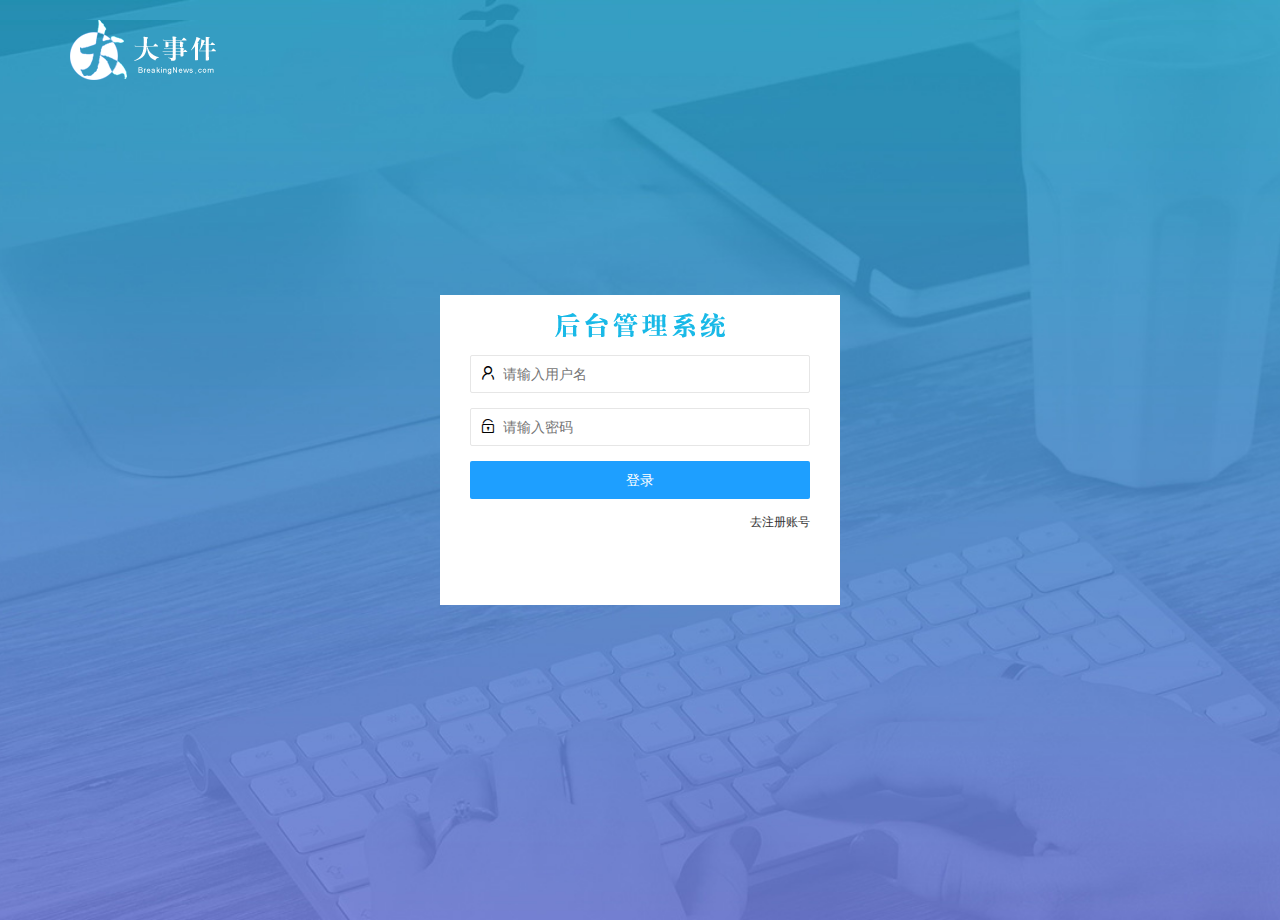
<file: login.html>
<!DOCTYPE html>
<html lang="en">

<head>
    <meta charset="UTF-8">
    <meta name="viewport" content="width=device-width, initial-scale=1.0">
    <title>登录/注册页面</title>
    <!-- 引入layui样式 -->
    <link rel="stylesheet" href="/assets/lib/layui/css/layui.css" />
    <!-- 引入自己的css样式 -->
    <link rel="stylesheet" href="/assets/css/login.css" />
</head>

<body>
    <!-- 顶部logo区域 -->
    <div class="layui-main header">
        <img src="/assets/images/logo.png" alt="">
    </div>
    <!-- 登录注册区 -->
    <div class="loginAndRegBox">
        <!-- 1.标题 -->
        <div class="titleBox"></div>
        <!-- 2.登录盒子 -->
        <div class="loginBox">
            <!-- 登录表单 -->
            <form class="layui-form" id="form_login">
                <!-- 用户名 -->
                <div class="layui-form-item">
                    <i class="layui-icon layui-icon-username"></i>
                    <input type="text" name="username" required lay-verify="required" placeholder="请输入用户名" autocomplete="off" class="layui-input">
                </div>
                <!-- 密码 -->
                <div class="layui-form-item">
                    <i class="layui-icon layui-icon-password"></i>
                    <input type="text" name="password" required lay-verify="required|pwd" placeholder="请输入密码" autocomplete="off" class="layui-input">
                </div>
                <!-- 按钮 -->
                <div class="layui-form-item">
                    <button type="submit" class="layui-btn layui-btn-normal layui-btn-fluid" lay-sumbit>登录</button>
                </div>
                <div class="layui-form-item links">
                    <a href="javascript:;" id="link_reg">去注册账号</a>
                </div>
            </form>
        </div>
        <!-- 3.注册盒子 -->
        <div class="regBox" style="display: none;">
            <!-- 注册表单 -->
            <form class="layui-form" id="form_reg">
                <!-- 用户名 -->
                <div class="layui-form-item">
                    <i class="layui-icon layui-icon-username"></i>
                    <input type="text" name="username" required lay-verify="required" placeholder="请输入用户名" autocomplete="off" class="layui-input">
                </div>
                <!-- 密码 -->
                <div class="layui-form-item">
                    <i class="layui-icon layui-icon-password"></i>
                    <input type="text" name="password" required lay-verify="required|pwd" placeholder="请输入密码" autocomplete="off" class="layui-input">
                </div>
                <!-- 确认密码 -->
                <div class="layui-form-item">
                    <i class="layui-icon layui-icon-password"></i>
                    <input type="text" name="repassword" required lay-verify="required|pwd|repwd" placeholder="再次确认密码" autocomplete="off" class="layui-input">
                </div>
                <!-- 注册按钮 -->
                <div class="layui-form-item">
                    <button type="submit" class="layui-btn layui-btn-normal layui-btn-fluid" lay-sumbit>注册</button>
                </div>
                <div class="layui-form-item links">
                    <a href="javascript:;" id="link_login">去登录</a>
                </div>
            </form>
        </div>
    </div>

    <script src="/assets/lib/layui/layui.all.js"></script>
    <!-- 引入jQuery -->
    <script src="/assets/lib/jquery.js"></script>
    <script src="/assets/js/baseAPI.js"></script>
    <!-- 引入自己的当前页面的js脚本 -->
    <script src="/assets/js/login.js"></script>
</body>

</html>
</file>
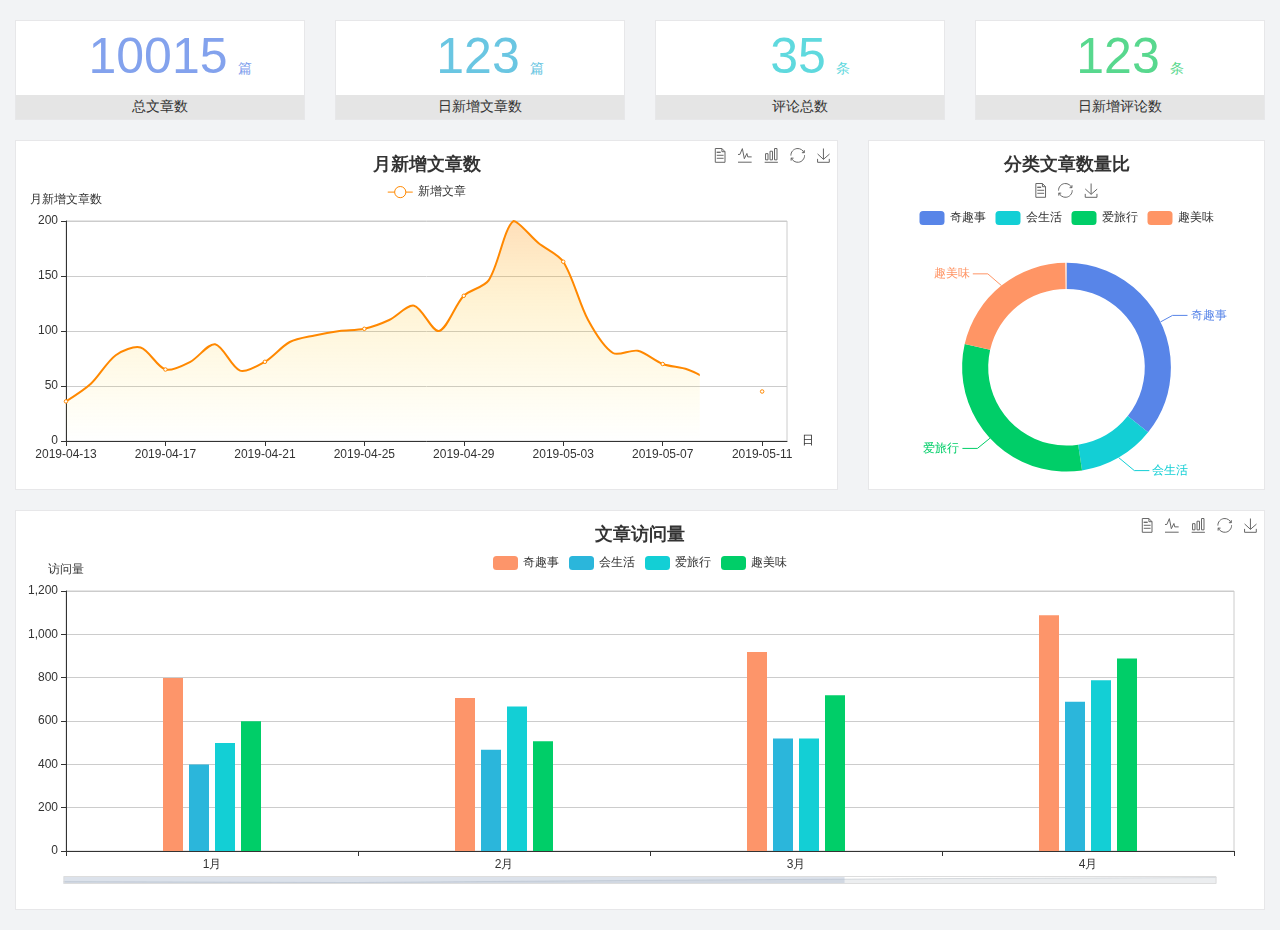
<file: home/dashboard.html>
<!DOCTYPE html>
<html lang="en">

<head>
  <meta charset="UTF-8">
  <meta name="viewport" content="width=device-width, initial-scale=1.0">
  <meta http-equiv="X-UA-Compatible" content="ie=edge">
  <title>图表统计</title>
  <link rel="stylesheet" href="../assets/lib/bootstrap.css" />
  <link rel="stylesheet" href="../assets/lib/main.css" />
  <script src="../assets/lib/jquery.js"></script>
  <script type="text/javascript" src="../assets/lib/echarts.min.js"></script>
</head>

<body>
  <div class="container-fluid">
    <div class="row spannel_list">
      <div class="col-sm-3 col-xs-6">
        <div class="spannel">
          <em>10015</em><span>篇</span>
          <b>总文章数</b>
        </div>
      </div>
      <div class="col-sm-3 col-xs-6">
        <div class="spannel scolor01">
          <em>123</em><span>篇</span>
          <b>日新增文章数</b>
        </div>
      </div>
      <div class="col-sm-3 col-xs-6">
        <div class="spannel scolor02">
          <em>35</em><span>条</span>
          <b>评论总数</b>
        </div>
      </div>
      <div class="col-sm-3 col-xs-6">
        <div class="spannel scolor03">
          <em>123</em><span>条</span>
          <b>日新增评论数</b>
        </div>
      </div>
    </div>
  </div>

  <div class="container-fluid">
    <div class="row curve-pie">
      <div class="col-lg-8 col-md-8">
        <div class="gragh_pannel" id="curve_show"></div>
      </div>
      <div class="col-lg-4 col-md-4">
        <div class="gragh_pannel" id="pie_show"></div>
      </div>
    </div>
  </div>

  <div class="container-fluid">
    <div class="column_pannel" id="column_show"></div>
  </div>

  <script>
    var oChart = echarts.init(document.getElementById('curve_show'));
    var aList_all = [
      { 'count': 36, 'date': '2019-04-13' },
      { 'count': 52, 'date': '2019-04-14' },
      { 'count': 78, 'date': '2019-04-15' },
      { 'count': 85, 'date': '2019-04-16' },
      { 'count': 65, 'date': '2019-04-17' },
      { 'count': 72, 'date': '2019-04-18' },
      { 'count': 88, 'date': '2019-04-19' },
      { 'count': 64, 'date': '2019-04-20' },
      { 'count': 72, 'date': '2019-04-21' },
      { 'count': 90, 'date': '2019-04-22' },
      { 'count': 96, 'date': '2019-04-23' },
      { 'count': 100, 'date': '2019-04-24' },
      { 'count': 102, 'date': '2019-04-25' },
      { 'count': 110, 'date': '2019-04-26' },
      { 'count': 123, 'date': '2019-04-27' },
      { 'count': 100, 'date': '2019-04-28' },
      { 'count': 132, 'date': '2019-04-29' },
      { 'count': 146, 'date': '2019-04-30' },
      { 'count': 200, 'date': '2019-05-01' },
      { 'count': 180, 'date': '2019-05-02' },
      { 'count': 163, 'date': '2019-05-03' },
      { 'count': 110, 'date': '2019-05-04' },
      { 'count': 80, 'date': '2019-05-05' },
      { 'count': 82, 'date': '2019-05-06' },
      { 'count': 70, 'date': '2019-05-07' },
      { 'count': 65, 'date': '2019-05-08' },
      { 'count': 54, 'date': '2019-05-09' },
      { 'count': 40, 'date': '2019-05-10' },
      { 'count': 45, 'date': '2019-05-11' },
      { 'count': 38, 'date': '2019-05-12' },
    ];

    let aCount = [];
    let aDate = [];

    for (var i = 0; i < aList_all.length; i++) {
      aCount.push(aList_all[i].count);
      aDate.push(aList_all[i].date);
    }

    var chartopt = {
      title: {
        text: '月新增文章数',
        left: 'center',
        top: '10'
      },
      tooltip: {
        trigger: 'axis'
      },
      legend: {
        data: ['新增文章'],
        top: '40'
      },
      toolbox: {
        show: true,
        feature: {
          mark: { show: true },
          dataView: { show: true, readOnly: false },
          magicType: { show: true, type: ['line', 'bar'] },
          restore: { show: true },
          saveAsImage: { show: true }
        }
      },
      calculable: true,
      xAxis: [
        {
          name: '日',
          type: 'category',
          boundaryGap: false,
          data: aDate
        }
      ],
      yAxis: [
        {
          name: '月新增文章数',
          type: 'value'
        }
      ],
      series: [
        {
          name: '新增文章',
          type: 'line',
          smooth: true,
          itemStyle: { normal: { areaStyle: { type: 'default' }, color: '#f80' }, lineStyle: { color: '#f80' } },
          data: aCount
        }],
      areaStyle: {
        normal: {
          color: new echarts.graphic.LinearGradient(0, 0, 0, 1, [{
            offset: 0,
            color: 'rgba(255,136,0,0.39)'
          }, {
            offset: .34,
            color: 'rgba(255,180,0,0.25)'
          }, {
            offset: 1,
            color: 'rgba(255,222,0,0.00)'
          }])

        }
      },
      grid: {
        show: true,
        x: 50,
        x2: 50,
        y: 80,
        height: 220
      }
    };

    oChart.setOption(chartopt);


    var oPie = echarts.init(document.getElementById('pie_show'));
    var oPieopt =
    {
      title: {
        top: 10,
        text: '分类文章数量比',
        x: 'center'
      },
      tooltip: {
        trigger: 'item',
        formatter: "{a} <br/>{b} : {c} ({d}%)"
      },
      color: ['#5885e8', '#13cfd5', '#00ce68', '#ff9565'],
      legend: {
        x: 'center',
        top: 65,
        data: ['奇趣事', '会生活', '爱旅行', '趣美味']
      },
      toolbox: {
        show: true,
        x: 'center',
        top: 35,
        feature: {
          mark: { show: true },
          dataView: { show: true, readOnly: false },
          magicType: {
            show: true,
            type: ['pie', 'funnel'],
            option: {
              funnel: {
                x: '25%',
                width: '50%',
                funnelAlign: 'left',
                max: 1548
              }
            }
          },
          restore: { show: true },
          saveAsImage: { show: true }
        }
      },
      calculable: true,
      series: [
        {
          name: '访问来源',
          type: 'pie',
          radius: ['45%', '60%'],
          center: ['50%', '65%'],
          data: [
            { value: 300, name: '奇趣事' },
            { value: 100, name: '会生活' },
            { value: 260, name: '爱旅行' },
            { value: 180, name: '趣美味' }
          ]
        }
      ]
    };
    oPie.setOption(oPieopt);



    var oColumn = this.echarts.init(document.getElementById('column_show'));
    var oColumnopt =
    {
      title: {
        text: '文章访问量',
        left: 'center',
        top: '10'
      },
      tooltip: {
        trigger: 'axis'
      },
      legend: {
        data: ['奇趣事', '会生活', '爱旅行', '趣美味'],
        top: '40'
      },
      toolbox: {
        show: true,
        feature: {
          mark: { show: true },
          dataView: { show: true, readOnly: false },
          magicType: { show: true, type: ['line', 'bar'] },
          restore: { show: true },
          saveAsImage: { show: true }
        }
      },
      calculable: true,
      xAxis: [
        {
          type: 'category',
          data: ['1月', '2月', '3月', '4月', '5月']
        }
      ],
      yAxis: [
        {
          name: '访问量',
          type: 'value'
        }
      ],
      series: [
        {
          name: '奇趣事',
          type: 'bar',
          barWidth: 20,
          itemStyle: {
            normal: { areaStyle: { type: 'default' }, color: '#fd956a' }
          },
          data: [800, 708, 920, 1090, 1200]
        },
        {
          name: '会生活',
          type: 'bar',
          barWidth: 20,
          itemStyle: {
            normal: { areaStyle: { type: 'default' }, color: '#2bb6db' }
          },
          data: [400, 468, 520, 690, 800]
        },
        {
          name: '爱旅行',
          type: 'bar',
          barWidth: 20,
          itemStyle: {
            normal: { areaStyle: { type: 'default' }, color: '#13cfd5' }
          },
          data: [500, 668, 520, 790, 900]
        },
        {
          name: '趣美味',
          type: 'bar',
          barWidth: 20,
          itemStyle: {
            normal: { areaStyle: { type: 'default' }, color: '#00ce68' }
          },
          data: [600, 508, 720, 890, 1000]
        }
      ],
      grid: {
        show: true,
        x: 50,
        x2: 30,
        y: 80,
        height: 260
      },
      dataZoom: [//给x轴设置滚动条
        {
          start: 0,//默认为0
          end: 100 - 1000 / 31,//默认为100
          type: 'slider',
          show: true,
          xAxisIndex: [0],
          handleSize: 0,//滑动条的 左右2个滑动条的大小
          height: 8,//组件高度
          left: 45, //左边的距离
          right: 50,//右边的距离
          bottom: 26,//右边的距离
          handleColor: '#ddd',//h滑动图标的颜色
          handleStyle: {
            borderColor: "#cacaca",
            borderWidth: "1",
            shadowBlur: 2,
            background: "#ddd",
            shadowColor: "#ddd",
          }
        }]
    };
    oColumn.setOption(oColumnopt);
  </script>
</body>

</html>
</file>
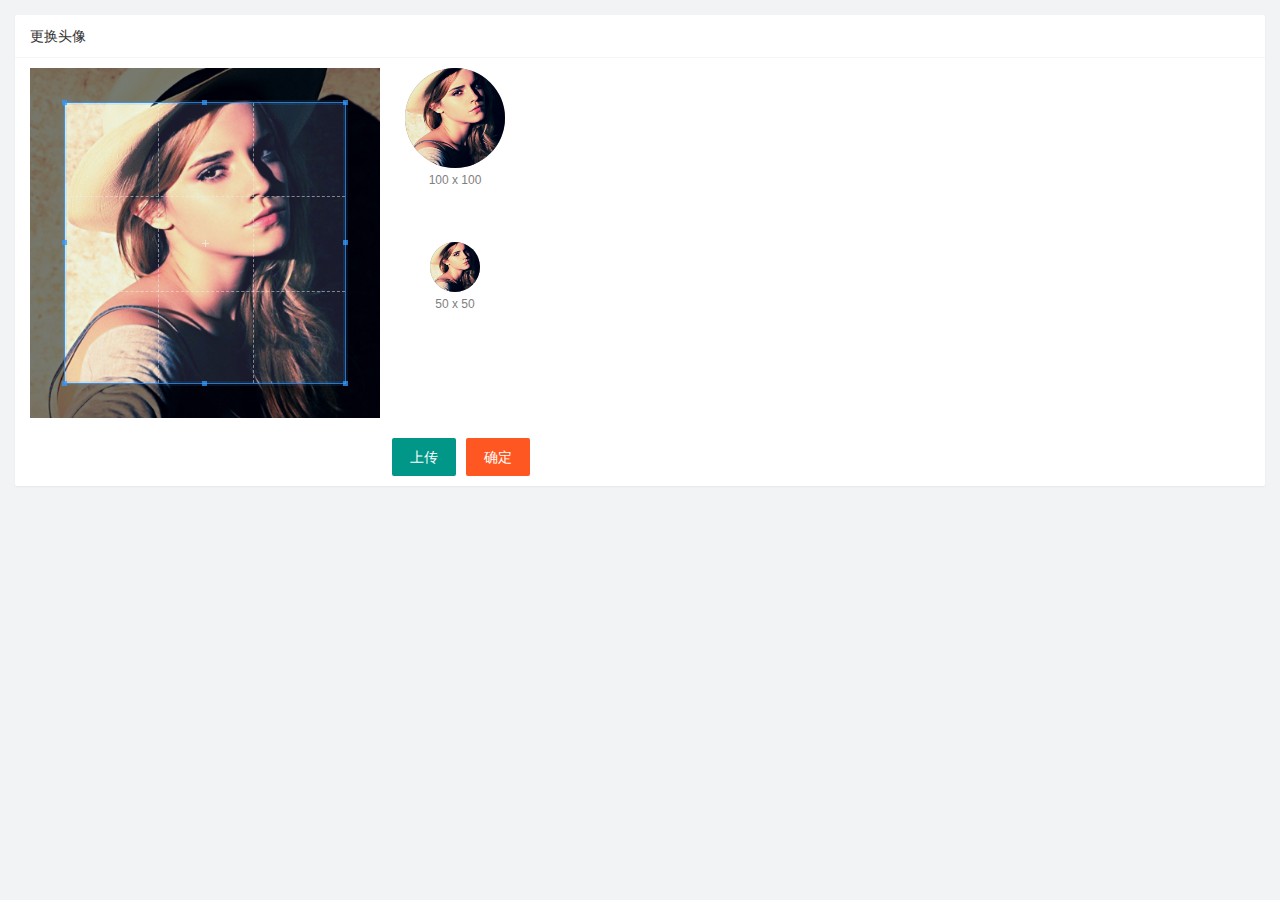
<file: user/user_avatar.html>
<!DOCTYPE html>
<html lang="en">

<head>
    <meta charset="UTF-8">
    <meta name="viewport" content="width=device-width, initial-scale=1.0">
    <title>Document</title>
    <link rel="stylesheet" href="/assets/lib/layui/css/layui.css">
    <link rel="stylesheet" href="/assets/lib/cropper/cropper.css" />
    <link rel="stylesheet" href="/assets/css/user/user_avatar.css">
</head>

<body>
    <div class="layui-card">
        <div class="layui-card-header">更换头像</div>
        <div class="layui-card-body">
            <!-- 第一行的图片裁剪和预览区域 -->
            <div class="row1">
                <!-- 图片裁剪区域 -->
                <div class="cropper-box">
                    <!-- 这个 img 标签很重要，将来会把它初始化为裁剪区域 -->
                    <img id="image" src="/assets/images/sample.jpg" />
                </div>
                <!-- 图片的预览区域 -->
                <div class="preview-box">
                    <div>
                        <!-- 宽高为 100px 的预览区域 -->
                        <div class="img-preview w100"></div>
                        <p class="size">100 x 100</p>
                    </div>
                    <div>
                        <!-- 宽高为 50px 的预览区域 -->
                        <div class="img-preview w50"></div>
                        <p class="size">50 x 50</p>
                    </div>
                </div>
            </div>

            <!-- 第二行的按钮区域 -->
            <div class="row2">
                <!-- 通过accept去设置上传文件的格式 -->
                <input type="file" id="file" accept="image/png,image/jpeg">
                <button type="button" class="layui-btn" id="btnChooseImage">上传</button>
                <button type="button" class="layui-btn layui-btn-danger" id="btnUpload">确定</button>
            </div>
        </div>
    </div>
    <script src="/assets/lib/layui/layui.all.js"></script>
    <script src="/assets/lib/jquery.js"></script>
    <script src="/assets/lib/cropper/Cropper.js"></script>
    <script src="/assets/lib/cropper/jquery-cropper.js"></script>
    <script src="/assets/js/baseAPI.js"></script>
    <script src="/assets/js/user/user_avatar.js"></script>
</body>

</html>
</file>
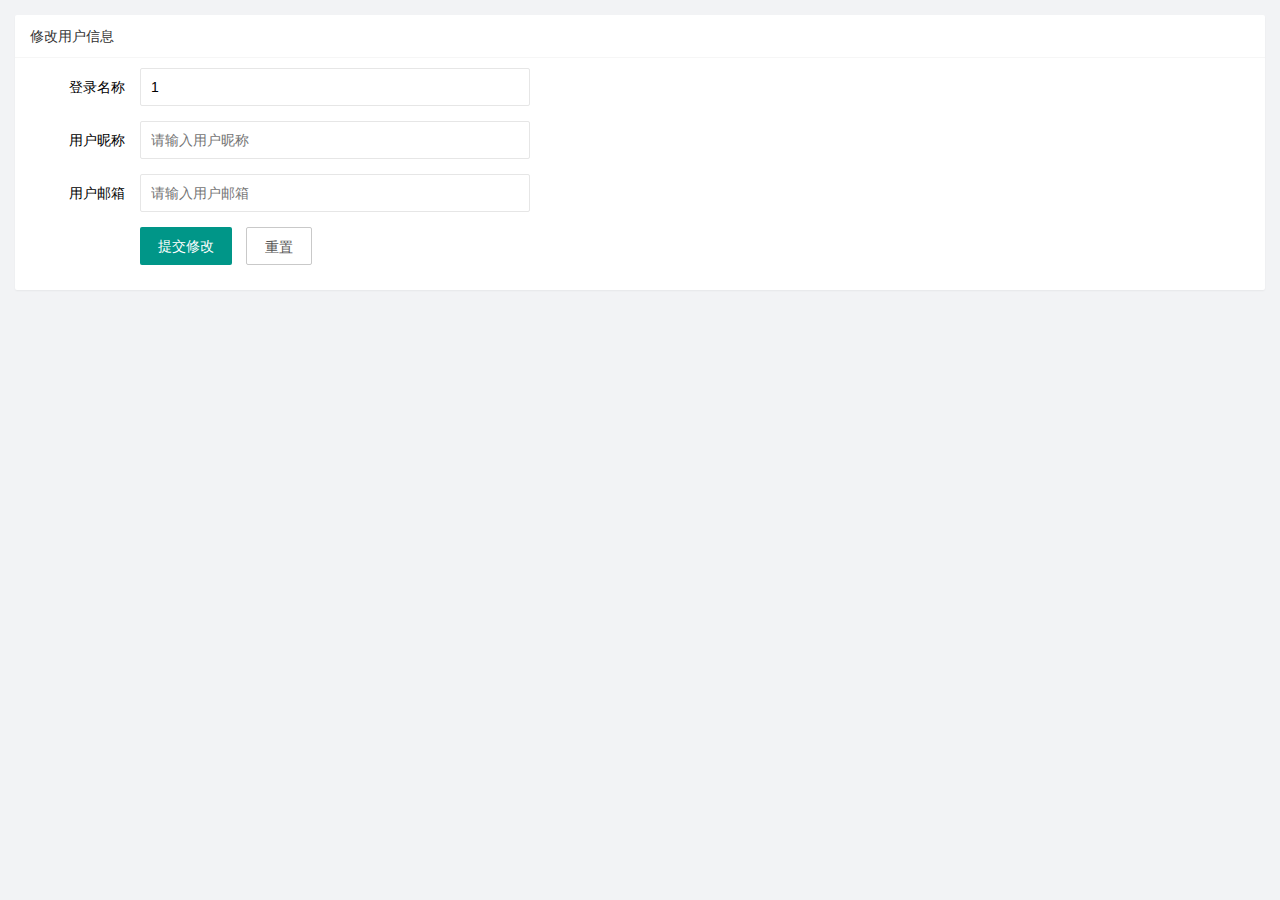
<file: user/user_info.html>
<!DOCTYPE html>
<html lang="en">

<head>
    <meta charset="UTF-8">
    <meta name="viewport" content="width=device-width, initial-scale=1.0">
    <title>Document</title>
    <!-- 引入layui的样式文件 -->
    <link rel="stylesheet" href="/assets/lib/layui/css/layui.css">
    <!-- 引入自己的样式文件 -->
    <link rel="stylesheet" href="/assets/css/user/user_info.css">
</head>

<body>
    <!-- 卡片面板区 -->
    <div class="layui-card">
        <div class="layui-card-header">修改用户信息</div>
        <div class="layui-card-body">
            <form class="layui-form" lay-filter="formUserInfo">
                <!-- 隐藏域保存id -->
                <input type="hidden" name="id">
                <!-- 1.登录名称 -->
                <div class="layui-form-item">
                    <label class="layui-form-label">登录名称</label>
                    <div class="layui-input-block">
                        <input type="text" name="username" required readonly lay-verify="required" placeholder="请输入登录名称" autocomplete="off" class="layui-input" value="1">
                    </div>
                </div>
                <!-- 2.用户昵称 -->
                <div class="layui-form-item">
                    <label class="layui-form-label">用户昵称</label>
                    <div class="layui-input-block">
                        <input type="text" name="nickname" required lay-verify="required|nickname" placeholder="请输入用户昵称" autocomplete="off" class="layui-input">
                    </div>
                </div>
                <!-- 3.用户邮箱 -->
                <div class="layui-form-item">
                    <label class="layui-form-label">用户邮箱</label>
                    <div class="layui-input-block">
                        <input type="text" name="email" required lay-verify="required|email" placeholder="请输入用户邮箱" autocomplete="off" class="layui-input">
                    </div>
                </div>
                <!-- 4.按钮 -->
                <div class="layui-form-item">
                    <div class="layui-input-block">
                        <button class="layui-btn" lay-submit lay-filter="formDemo">提交修改</button>
                        <button type="reset" class="layui-btn layui-btn-primary" id="btnReset">重置</button>
                    </div>
                </div>
            </form>
        </div>

        <!-- 引入layui的js文件 -->
        <script src="/assets/lib/layui/layui.all.js"></script>
        <!-- 引入jquery文件 -->
        <script src="/assets/lib/jquery.js"></script>
        <!-- 引入baseAPI文件 -->
        <script src="/assets/js/baseAPI.js"></script>
        <!-- 引入自己的对应的页面js样式 -->
        <script src="/assets/js/user/user_info.js"></script>
</body>

</html>
</file>
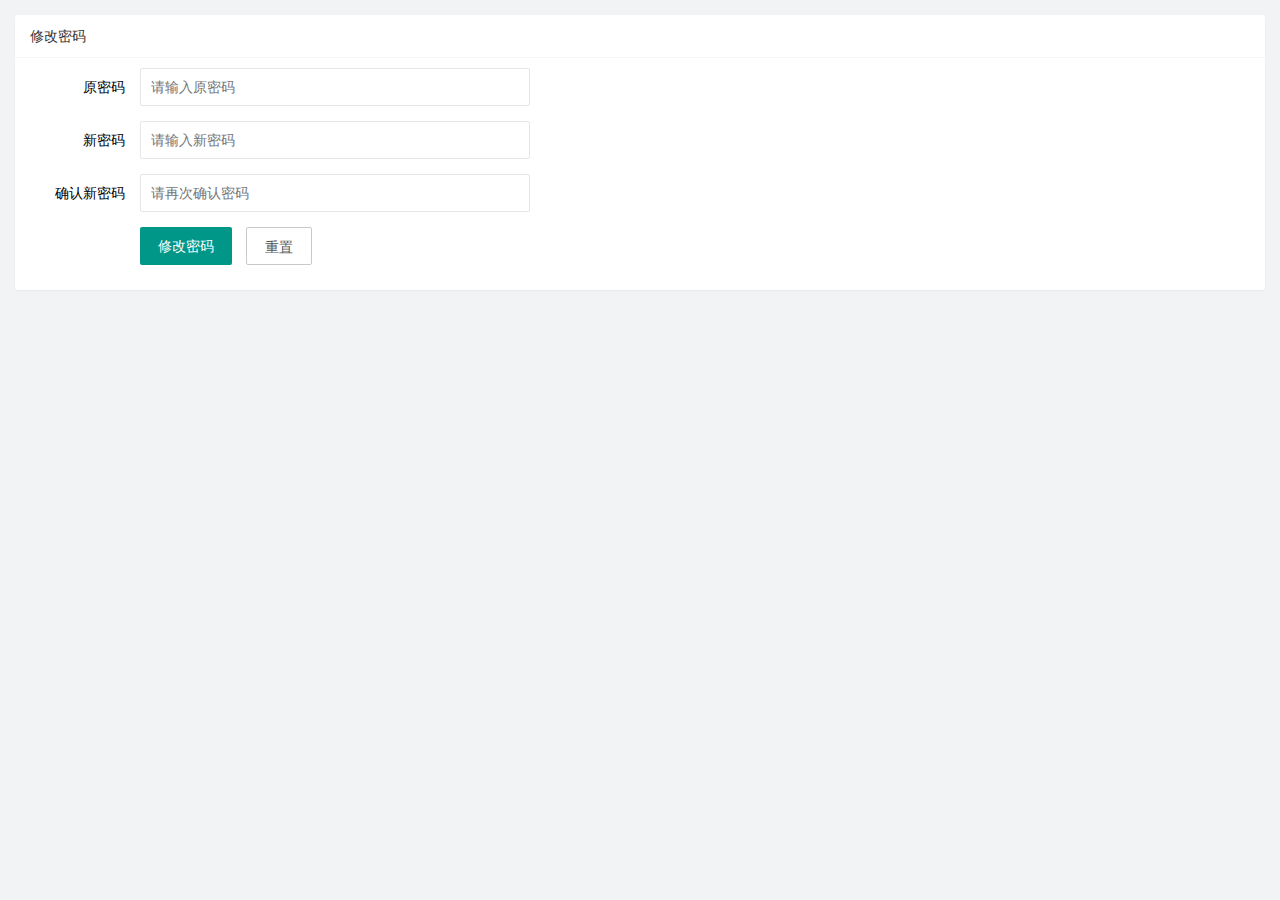
<file: user/user_pwd.html>
<!DOCTYPE html>
<html lang="en">

<head>
    <meta charset="UTF-8">
    <meta name="viewport" content="width=device-width, initial-scale=1.0">
    <title>Document</title>
    <link rel="stylesheet" href="/assets/lib/layui/css/layui.css">
    <link rel="stylesheet" href="/assets/css/user/user_pwd.css">
</head>

<body>
    <!-- 卡片区域 -->
    <div class="layui-card">
        <div class="layui-card-header">修改密码</div>
        <div class="layui-card-body">
            <form class="layui-form" action="">
                <!-- 1.原密码 -->
                <div class="layui-form-item">
                    <label class="layui-form-label">原密码</label>
                    <div class="layui-input-block">
                        <input type="password" name="oldPwd" required lay-verify="required|pwd" placeholder="请输入原密码" autocomplete="off" class="layui-input">
                    </div>
                </div>
                <!-- 2.新密码 -->
                <div class="layui-form-item">
                    <label class="layui-form-label">新密码</label>
                    <div class="layui-input-block">
                        <input type="password" name="newPwd" required lay-verify="required|pwd|samePwd" placeholder="请输入新密码" autocomplete="off" class="layui-input">
                    </div>
                </div>
                <!-- 3.确认新密码 -->
                <div class="layui-form-item">
                    <label class="layui-form-label">确认新密码</label>
                    <div class="layui-input-block">
                        <input type="password" name="rePwd" required lay-verify="requiredpwd|rePwd" placeholder="请再次确认密码" autocomplete="off" class="layui-input">
                    </div>
                </div>
                <!-- 4.按钮 -->
                <div class="layui-form-item">
                    <div class="layui-input-block">
                        <button class="layui-btn" lay-submit lay-filter="formDemo">修改密码</button>
                        <button type="reset" class="layui-btn layui-btn-primary">重置</button>
                    </div>
                </div>
            </form>
        </div>
    </div>
    <script src="/assets/lib/layui/layui.all.js"></script>
    <script src="/assets/lib/jquery.js"></script>
    <script src="/assets/js/baseAPI.js"></script>
    <script src="/assets/js/user/user_pwd.js"></script>
</body>

</html>
</file>
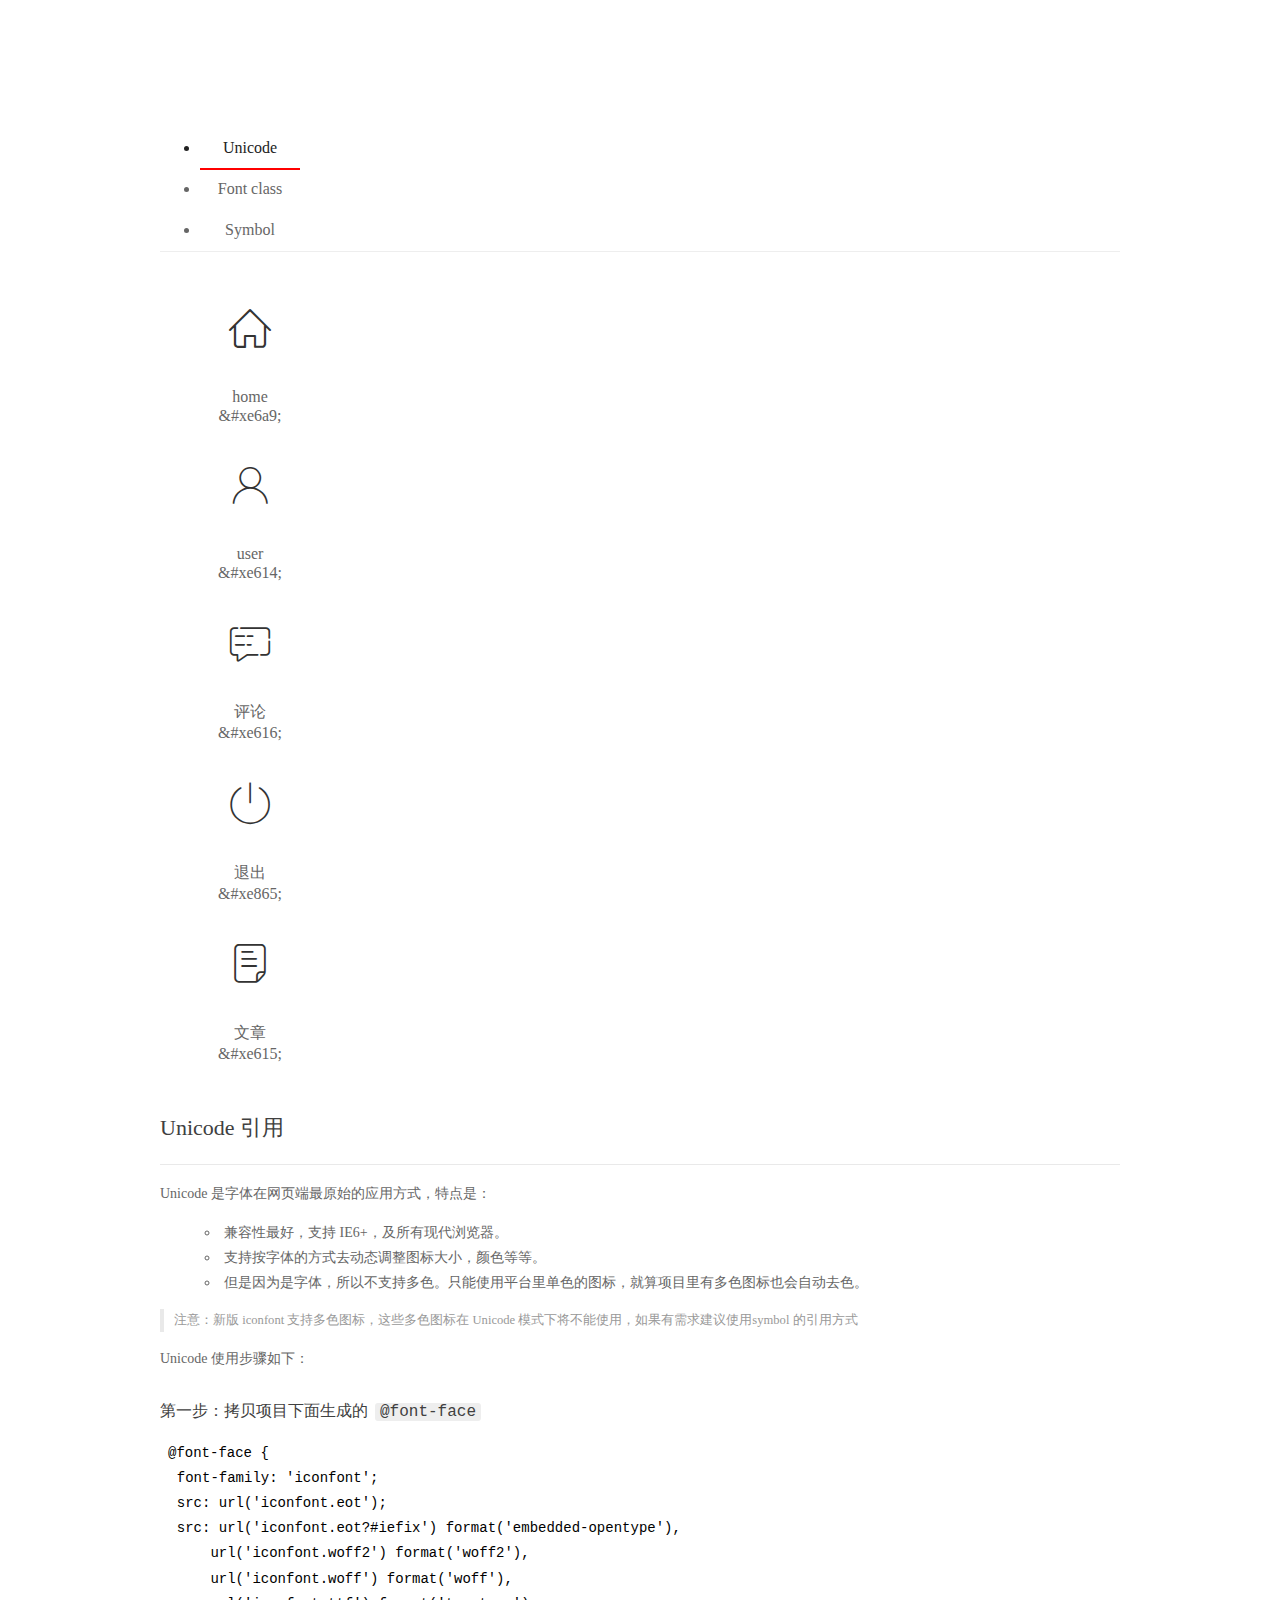
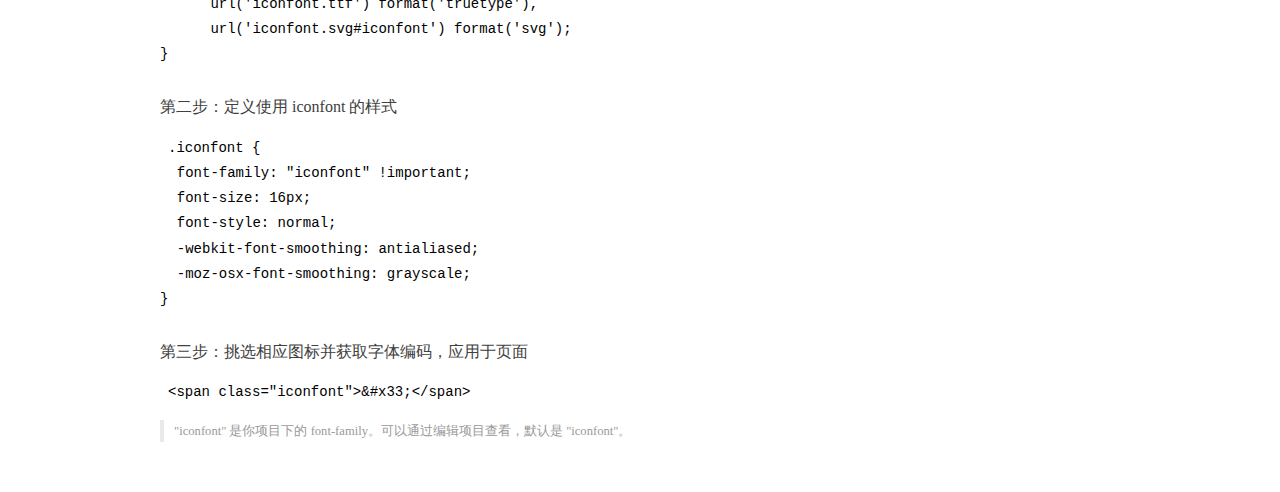
<file: assets/fonts/demo_index.html>
<!DOCTYPE html>
<html>
<head>
  <meta charset="utf-8"/>
  <title>IconFont Demo</title>
  <link rel="shortcut icon" href="https://gtms04.alicdn.com/tps/i4/TB1_oz6GVXXXXaFXpXXJDFnIXXX-64-64.ico" type="image/x-icon"/>
  <link rel="stylesheet" href="https://g.alicdn.com/thx/cube/1.3.2/cube.min.css">
  <link rel="stylesheet" href="demo.css">
  <link rel="stylesheet" href="iconfont.css">
  <script src="iconfont.js"></script>
  <!-- jQuery -->
  <script src="https://a1.alicdn.com/oss/uploads/2018/12/26/7bfddb60-08e8-11e9-9b04-53e73bb6408b.js"></script>
  <!-- 代码高亮 -->
  <script src="https://a1.alicdn.com/oss/uploads/2018/12/26/a3f714d0-08e6-11e9-8a15-ebf944d7534c.js"></script>
</head>
<body>
  <div class="main">
    <h1 class="logo"><a href="https://www.iconfont.cn/" title="iconfont 首页" target="_blank">&#xe86b;</a></h1>
    <div class="nav-tabs">
      <ul id="tabs" class="dib-box">
        <li class="dib active"><span>Unicode</span></li>
        <li class="dib"><span>Font class</span></li>
        <li class="dib"><span>Symbol</span></li>
      </ul>
      
    </div>
    <div class="tab-container">
      <div class="content unicode" style="display: block;">
          <ul class="icon_lists dib-box">
          
            <li class="dib">
              <span class="icon iconfont">&#xe6a9;</span>
                <div class="name">home</div>
                <div class="code-name">&amp;#xe6a9;</div>
              </li>
          
            <li class="dib">
              <span class="icon iconfont">&#xe614;</span>
                <div class="name">user</div>
                <div class="code-name">&amp;#xe614;</div>
              </li>
          
            <li class="dib">
              <span class="icon iconfont">&#xe616;</span>
                <div class="name">评论</div>
                <div class="code-name">&amp;#xe616;</div>
              </li>
          
            <li class="dib">
              <span class="icon iconfont">&#xe865;</span>
                <div class="name">退出</div>
                <div class="code-name">&amp;#xe865;</div>
              </li>
          
            <li class="dib">
              <span class="icon iconfont">&#xe615;</span>
                <div class="name">文章</div>
                <div class="code-name">&amp;#xe615;</div>
              </li>
          
          </ul>
          <div class="article markdown">
          <h2 id="unicode-">Unicode 引用</h2>
          <hr>

          <p>Unicode 是字体在网页端最原始的应用方式，特点是：</p>
          <ul>
            <li>兼容性最好，支持 IE6+，及所有现代浏览器。</li>
            <li>支持按字体的方式去动态调整图标大小，颜色等等。</li>
            <li>但是因为是字体，所以不支持多色。只能使用平台里单色的图标，就算项目里有多色图标也会自动去色。</li>
          </ul>
          <blockquote>
            <p>注意：新版 iconfont 支持多色图标，这些多色图标在 Unicode 模式下将不能使用，如果有需求建议使用symbol 的引用方式</p>
          </blockquote>
          <p>Unicode 使用步骤如下：</p>
          <h3 id="-font-face">第一步：拷贝项目下面生成的 <code>@font-face</code></h3>
<pre><code class="language-css"
>@font-face {
  font-family: 'iconfont';
  src: url('iconfont.eot');
  src: url('iconfont.eot?#iefix') format('embedded-opentype'),
      url('iconfont.woff2') format('woff2'),
      url('iconfont.woff') format('woff'),
      url('iconfont.ttf') format('truetype'),
      url('iconfont.svg#iconfont') format('svg');
}
</code></pre>
          <h3 id="-iconfont-">第二步：定义使用 iconfont 的样式</h3>
<pre><code class="language-css"
>.iconfont {
  font-family: "iconfont" !important;
  font-size: 16px;
  font-style: normal;
  -webkit-font-smoothing: antialiased;
  -moz-osx-font-smoothing: grayscale;
}
</code></pre>
          <h3 id="-">第三步：挑选相应图标并获取字体编码，应用于页面</h3>
<pre>
<code class="language-html"
>&lt;span class="iconfont"&gt;&amp;#x33;&lt;/span&gt;
</code></pre>
          <blockquote>
            <p>"iconfont" 是你项目下的 font-family。可以通过编辑项目查看，默认是 "iconfont"。</p>
          </blockquote>
          </div>
      </div>
      <div class="content font-class">
        <ul class="icon_lists dib-box">
          
          <li class="dib">
            <span class="icon iconfont icon-home"></span>
            <div class="name">
              home
            </div>
            <div class="code-name">.icon-home
            </div>
          </li>
          
          <li class="dib">
            <span class="icon iconfont icon-user"></span>
            <div class="name">
              user
            </div>
            <div class="code-name">.icon-user
            </div>
          </li>
          
          <li class="dib">
            <span class="icon iconfont icon-pinglun"></span>
            <div class="name">
              评论
            </div>
            <div class="code-name">.icon-pinglun
            </div>
          </li>
          
          <li class="dib">
            <span class="icon iconfont icon-tuichu"></span>
            <div class="name">
              退出
            </div>
            <div class="code-name">.icon-tuichu
            </div>
          </li>
          
          <li class="dib">
            <span class="icon iconfont icon-16"></span>
            <div class="name">
              文章
            </div>
            <div class="code-name">.icon-16
            </div>
          </li>
          
        </ul>
        <div class="article markdown">
        <h2 id="font-class-">font-class 引用</h2>
        <hr>

        <p>font-class 是 Unicode 使用方式的一种变种，主要是解决 Unicode 书写不直观，语意不明确的问题。</p>
        <p>与 Unicode 使用方式相比，具有如下特点：</p>
        <ul>
          <li>兼容性良好，支持 IE8+，及所有现代浏览器。</li>
          <li>相比于 Unicode 语意明确，书写更直观。可以很容易分辨这个 icon 是什么。</li>
          <li>因为使用 class 来定义图标，所以当要替换图标时，只需要修改 class 里面的 Unicode 引用。</li>
          <li>不过因为本质上还是使用的字体，所以多色图标还是不支持的。</li>
        </ul>
        <p>使用步骤如下：</p>
        <h3 id="-fontclass-">第一步：引入项目下面生成的 fontclass 代码：</h3>
<pre><code class="language-html">&lt;link rel="stylesheet" href="./iconfont.css"&gt;
</code></pre>
        <h3 id="-">第二步：挑选相应图标并获取类名，应用于页面：</h3>
<pre><code class="language-html">&lt;span class="iconfont icon-xxx"&gt;&lt;/span&gt;
</code></pre>
        <blockquote>
          <p>"
            iconfont" 是你项目下的 font-family。可以通过编辑项目查看，默认是 "iconfont"。</p>
        </blockquote>
      </div>
      </div>
      <div class="content symbol">
          <ul class="icon_lists dib-box">
          
            <li class="dib">
                <svg class="icon svg-icon" aria-hidden="true">
                  <use xlink:href="#icon-home"></use>
                </svg>
                <div class="name">home</div>
                <div class="code-name">#icon-home</div>
            </li>
          
            <li class="dib">
                <svg class="icon svg-icon" aria-hidden="true">
                  <use xlink:href="#icon-user"></use>
                </svg>
                <div class="name">user</div>
                <div class="code-name">#icon-user</div>
            </li>
          
            <li class="dib">
                <svg class="icon svg-icon" aria-hidden="true">
                  <use xlink:href="#icon-pinglun"></use>
                </svg>
                <div class="name">评论</div>
                <div class="code-name">#icon-pinglun</div>
            </li>
          
            <li class="dib">
                <svg class="icon svg-icon" aria-hidden="true">
                  <use xlink:href="#icon-tuichu"></use>
                </svg>
                <div class="name">退出</div>
                <div class="code-name">#icon-tuichu</div>
            </li>
          
            <li class="dib">
                <svg class="icon svg-icon" aria-hidden="true">
                  <use xlink:href="#icon-16"></use>
                </svg>
                <div class="name">文章</div>
                <div class="code-name">#icon-16</div>
            </li>
          
          </ul>
          <div class="article markdown">
          <h2 id="symbol-">Symbol 引用</h2>
          <hr>

          <p>这是一种全新的使用方式，应该说这才是未来的主流，也是平台目前推荐的用法。相关介绍可以参考这篇<a href="">文章</a>
            这种用法其实是做了一个 SVG 的集合，与另外两种相比具有如下特点：</p>
          <ul>
            <li>支持多色图标了，不再受单色限制。</li>
            <li>通过一些技巧，支持像字体那样，通过 <code>font-size</code>, <code>color</code> 来调整样式。</li>
            <li>兼容性较差，支持 IE9+，及现代浏览器。</li>
            <li>浏览器渲染 SVG 的性能一般，还不如 png。</li>
          </ul>
          <p>使用步骤如下：</p>
          <h3 id="-symbol-">第一步：引入项目下面生成的 symbol 代码：</h3>
<pre><code class="language-html">&lt;script src="./iconfont.js"&gt;&lt;/script&gt;
</code></pre>
          <h3 id="-css-">第二步：加入通用 CSS 代码（引入一次就行）：</h3>
<pre><code class="language-html">&lt;style&gt;
.icon {
  width: 1em;
  height: 1em;
  vertical-align: -0.15em;
  fill: currentColor;
  overflow: hidden;
}
&lt;/style&gt;
</code></pre>
          <h3 id="-">第三步：挑选相应图标并获取类名，应用于页面：</h3>
<pre><code class="language-html">&lt;svg class="icon" aria-hidden="true"&gt;
  &lt;use xlink:href="#icon-xxx"&gt;&lt;/use&gt;
&lt;/svg&gt;
</code></pre>
          </div>
      </div>

    </div>
  </div>
  <script>
  $(document).ready(function () {
      $('.tab-container .content:first').show()

      $('#tabs li').click(function (e) {
        var tabContent = $('.tab-container .content')
        var index = $(this).index()

        if ($(this).hasClass('active')) {
          return
        } else {
          $('#tabs li').removeClass('active')
          $(this).addClass('active')

          tabContent.hide().eq(index).fadeIn()
        }
      })
    })
  </script>
</body>
</html>
</file>
<file: assets/lib/layui/css/layui.css>
/** layui-v2.5.5 MIT License By https://www.layui.com */
 .layui-inline,img{display:inline-block;vertical-align:middle}h1,h2,h3,h4,h5,h6{font-weight:400}.layui-edge,.layui-header,.layui-inline,.layui-main{position:relative}.layui-body,.layui-edge,.layui-elip{overflow:hidden}.layui-btn,.layui-edge,.layui-inline,img{vertical-align:middle}.layui-btn,.layui-disabled,.layui-icon,.layui-unselect{-moz-user-select:none;-webkit-user-select:none;-ms-user-select:none}.layui-elip,.layui-form-checkbox span,.layui-form-pane .layui-form-label{text-overflow:ellipsis;white-space:nowrap}.layui-breadcrumb,.layui-tree-btnGroup{visibility:hidden}blockquote,body,button,dd,div,dl,dt,form,h1,h2,h3,h4,h5,h6,input,li,ol,p,pre,td,textarea,th,ul{margin:0;padding:0;-webkit-tap-highlight-color:rgba(0,0,0,0)}a:active,a:hover{outline:0}img{border:none}li{list-style:none}table{border-collapse:collapse;border-spacing:0}h4,h5,h6{font-size:100%}button,input,optgroup,option,select,textarea{font-family:inherit;font-size:inherit;font-style:inherit;font-weight:inherit;outline:0}pre{white-space:pre-wrap;white-space:-moz-pre-wrap;white-space:-pre-wrap;white-space:-o-pre-wrap;word-wrap:break-word}body{line-height:24px;font:14px Helvetica Neue,Helvetica,PingFang SC,Tahoma,Arial,sans-serif}hr{height:1px;margin:10px 0;border:0;clear:both}a{color:#333;text-decoration:none}a:hover{color:#777}a cite{font-style:normal;*cursor:pointer}.layui-border-box,.layui-border-box *{box-sizing:border-box}.layui-box,.layui-box *{box-sizing:content-box}.layui-clear{clear:both;*zoom:1}.layui-clear:after{content:'\20';clear:both;*zoom:1;display:block;height:0}.layui-inline{*display:inline;*zoom:1}.layui-edge{display:inline-block;width:0;height:0;border-width:6px;border-style:dashed;border-color:transparent}.layui-edge-top{top:-4px;border-bottom-color:#999;border-bottom-style:solid}.layui-edge-right{border-left-color:#999;border-left-style:solid}.layui-edge-bottom{top:2px;border-top-color:#999;border-top-style:solid}.layui-edge-left{border-right-color:#999;border-right-style:solid}.layui-disabled,.layui-disabled:hover{color:#d2d2d2!important;cursor:not-allowed!important}.layui-circle{border-radius:100%}.layui-show{display:block!important}.layui-hide{display:none!important}@font-face{font-family:layui-icon;src:url(../font/iconfont.eot?v=250);src:url(../font/iconfont.eot?v=250#iefix) format('embedded-opentype'),url(../font/iconfont.woff2?v=250) format('woff2'),url(../font/iconfont.woff?v=250) format('woff'),url(../font/iconfont.ttf?v=250) format('truetype'),url(../font/iconfont.svg?v=250#layui-icon) format('svg')}.layui-icon{font-family:layui-icon!important;font-size:16px;font-style:normal;-webkit-font-smoothing:antialiased;-moz-osx-font-smoothing:grayscale}.layui-icon-reply-fill:before{content:"\e611"}.layui-icon-set-fill:before{content:"\e614"}.layui-icon-menu-fill:before{content:"\e60f"}.layui-icon-search:before{content:"\e615"}.layui-icon-share:before{content:"\e641"}.layui-icon-set-sm:before{content:"\e620"}.layui-icon-engine:before{content:"\e628"}.layui-icon-close:before{content:"\1006"}.layui-icon-close-fill:before{content:"\1007"}.layui-icon-chart-screen:before{content:"\e629"}.layui-icon-star:before{content:"\e600"}.layui-icon-circle-dot:before{content:"\e617"}.layui-icon-chat:before{content:"\e606"}.layui-icon-release:before{content:"\e609"}.layui-icon-list:before{content:"\e60a"}.layui-icon-chart:before{content:"\e62c"}.layui-icon-ok-circle:before{content:"\1005"}.layui-icon-layim-theme:before{content:"\e61b"}.layui-icon-table:before{content:"\e62d"}.layui-icon-right:before{content:"\e602"}.layui-icon-left:before{content:"\e603"}.layui-icon-cart-simple:before{content:"\e698"}.layui-icon-face-cry:before{content:"\e69c"}.layui-icon-face-smile:before{content:"\e6af"}.layui-icon-survey:before{content:"\e6b2"}.layui-icon-tree:before{content:"\e62e"}.layui-icon-upload-circle:before{content:"\e62f"}.layui-icon-add-circle:before{content:"\e61f"}.layui-icon-download-circle:before{content:"\e601"}.layui-icon-templeate-1:before{content:"\e630"}.layui-icon-util:before{content:"\e631"}.layui-icon-face-surprised:before{content:"\e664"}.layui-icon-edit:before{content:"\e642"}.layui-icon-speaker:before{content:"\e645"}.layui-icon-down:before{content:"\e61a"}.layui-icon-file:before{content:"\e621"}.layui-icon-layouts:before{content:"\e632"}.layui-icon-rate-half:before{content:"\e6c9"}.layui-icon-add-circle-fine:before{content:"\e608"}.layui-icon-prev-circle:before{content:"\e633"}.layui-icon-read:before{content:"\e705"}.layui-icon-404:before{content:"\e61c"}.layui-icon-carousel:before{content:"\e634"}.layui-icon-help:before{content:"\e607"}.layui-icon-code-circle:before{content:"\e635"}.layui-icon-water:before{content:"\e636"}.layui-icon-username:before{content:"\e66f"}.layui-icon-find-fill:before{content:"\e670"}.layui-icon-about:before{content:"\e60b"}.layui-icon-location:before{content:"\e715"}.layui-icon-up:before{content:"\e619"}.layui-icon-pause:before{content:"\e651"}.layui-icon-date:before{content:"\e637"}.layui-icon-layim-uploadfile:before{content:"\e61d"}.layui-icon-delete:before{content:"\e640"}.layui-icon-play:before{content:"\e652"}.layui-icon-top:before{content:"\e604"}.layui-icon-friends:before{content:"\e612"}.layui-icon-refresh-3:before{content:"\e9aa"}.layui-icon-ok:before{content:"\e605"}.layui-icon-layer:before{content:"\e638"}.layui-icon-face-smile-fine:before{content:"\e60c"}.layui-icon-dollar:before{content:"\e659"}.layui-icon-group:before{content:"\e613"}.layui-icon-layim-download:before{content:"\e61e"}.layui-icon-picture-fine:before{content:"\e60d"}.layui-icon-link:before{content:"\e64c"}.layui-icon-diamond:before{content:"\e735"}.layui-icon-log:before{content:"\e60e"}.layui-icon-rate-solid:before{content:"\e67a"}.layui-icon-fonts-del:before{content:"\e64f"}.layui-icon-unlink:before{content:"\e64d"}.layui-icon-fonts-clear:before{content:"\e639"}.layui-icon-triangle-r:before{content:"\e623"}.layui-icon-circle:before{content:"\e63f"}.layui-icon-radio:before{content:"\e643"}.layui-icon-align-center:before{content:"\e647"}.layui-icon-align-right:before{content:"\e648"}.layui-icon-align-left:before{content:"\e649"}.layui-icon-loading-1:before{content:"\e63e"}.layui-icon-return:before{content:"\e65c"}.layui-icon-fonts-strong:before{content:"\e62b"}.layui-icon-upload:before{content:"\e67c"}.layui-icon-dialogue:before{content:"\e63a"}.layui-icon-video:before{content:"\e6ed"}.layui-icon-headset:before{content:"\e6fc"}.layui-icon-cellphone-fine:before{content:"\e63b"}.layui-icon-add-1:before{content:"\e654"}.layui-icon-face-smile-b:before{content:"\e650"}.layui-icon-fonts-html:before{content:"\e64b"}.layui-icon-form:before{content:"\e63c"}.layui-icon-cart:before{content:"\e657"}.layui-icon-camera-fill:before{content:"\e65d"}.layui-icon-tabs:before{content:"\e62a"}.layui-icon-fonts-code:before{content:"\e64e"}.layui-icon-fire:before{content:"\e756"}.layui-icon-set:before{content:"\e716"}.layui-icon-fonts-u:before{content:"\e646"}.layui-icon-triangle-d:before{content:"\e625"}.layui-icon-tips:before{content:"\e702"}.layui-icon-picture:before{content:"\e64a"}.layui-icon-more-vertical:before{content:"\e671"}.layui-icon-flag:before{content:"\e66c"}.layui-icon-loading:before{content:"\e63d"}.layui-icon-fonts-i:before{content:"\e644"}.layui-icon-refresh-1:before{content:"\e666"}.layui-icon-rmb:before{content:"\e65e"}.layui-icon-home:before{content:"\e68e"}.layui-icon-user:before{content:"\e770"}.layui-icon-notice:before{content:"\e667"}.layui-icon-login-weibo:before{content:"\e675"}.layui-icon-voice:before{content:"\e688"}.layui-icon-upload-drag:before{content:"\e681"}.layui-icon-login-qq:before{content:"\e676"}.layui-icon-snowflake:before{content:"\e6b1"}.layui-icon-file-b:before{content:"\e655"}.layui-icon-template:before{content:"\e663"}.layui-icon-auz:before{content:"\e672"}.layui-icon-console:before{content:"\e665"}.layui-icon-app:before{content:"\e653"}.layui-icon-prev:before{content:"\e65a"}.layui-icon-website:before{content:"\e7ae"}.layui-icon-next:before{content:"\e65b"}.layui-icon-component:before{content:"\e857"}.layui-icon-more:before{content:"\e65f"}.layui-icon-login-wechat:before{content:"\e677"}.layui-icon-shrink-right:before{content:"\e668"}.layui-icon-spread-left:before{content:"\e66b"}.layui-icon-camera:before{content:"\e660"}.layui-icon-note:before{content:"\e66e"}.layui-icon-refresh:before{content:"\e669"}.layui-icon-female:before{content:"\e661"}.layui-icon-male:before{content:"\e662"}.layui-icon-password:before{content:"\e673"}.layui-icon-senior:before{content:"\e674"}.layui-icon-theme:before{content:"\e66a"}.layui-icon-tread:before{content:"\e6c5"}.layui-icon-praise:before{content:"\e6c6"}.layui-icon-star-fill:before{content:"\e658"}.layui-icon-rate:before{content:"\e67b"}.layui-icon-template-1:before{content:"\e656"}.layui-icon-vercode:before{content:"\e679"}.layui-icon-cellphone:before{content:"\e678"}.layui-icon-screen-full:before{content:"\e622"}.layui-icon-screen-restore:before{content:"\e758"}.layui-icon-cols:before{content:"\e610"}.layui-icon-export:before{content:"\e67d"}.layui-icon-print:before{content:"\e66d"}.layui-icon-slider:before{content:"\e714"}.layui-icon-addition:before{content:"\e624"}.layui-icon-subtraction:before{content:"\e67e"}.layui-icon-service:before{content:"\e626"}.layui-icon-transfer:before{content:"\e691"}.layui-main{width:1140px;margin:0 auto}.layui-header{z-index:1000;height:60px}.layui-header a:hover{transition:all .5s;-webkit-transition:all .5s}.layui-side{position:fixed;left:0;top:0;bottom:0;z-index:999;width:200px;overflow-x:hidden}.layui-side-scroll{position:relative;width:220px;height:100%;overflow-x:hidden}.layui-body{position:absolute;left:200px;right:0;top:0;bottom:0;z-index:998;width:auto;overflow-y:auto;box-sizing:border-box}.layui-layout-body{overflow:hidden}.layui-layout-admin .layui-header{background-color:#23262E}.layui-layout-admin .layui-side{top:60px;width:200px;overflow-x:hidden}.layui-layout-admin .layui-body{position:fixed;top:60px;bottom:44px}.layui-layout-admin .layui-main{width:auto;margin:0 15px}.layui-layout-admin .layui-footer{position:fixed;left:200px;right:0;bottom:0;height:44px;line-height:44px;padding:0 15px;background-color:#eee}.layui-layout-admin .layui-logo{position:absolute;left:0;top:0;width:200px;height:100%;line-height:60px;text-align:center;color:#009688;font-size:16px}.layui-layout-admin .layui-header .layui-nav{background:0 0}.layui-layout-left{position:absolute!important;left:200px;top:0}.layui-layout-right{position:absolute!important;right:0;top:0}.layui-container{position:relative;margin:0 auto;padding:0 15px;box-sizing:border-box}.layui-fluid{position:relative;margin:0 auto;padding:0 15px}.layui-row:after,.layui-row:before{content:'';display:block;clear:both}.layui-col-lg1,.layui-col-lg10,.layui-col-lg11,.layui-col-lg12,.layui-col-lg2,.layui-col-lg3,.layui-col-lg4,.layui-col-lg5,.layui-col-lg6,.layui-col-lg7,.layui-col-lg8,.layui-col-lg9,.layui-col-md1,.layui-col-md10,.layui-col-md11,.layui-col-md12,.layui-col-md2,.layui-col-md3,.layui-col-md4,.layui-col-md5,.layui-col-md6,.layui-col-md7,.layui-col-md8,.layui-col-md9,.layui-col-sm1,.layui-col-sm10,.layui-col-sm11,.layui-col-sm12,.layui-col-sm2,.layui-col-sm3,.layui-col-sm4,.layui-col-sm5,.layui-col-sm6,.layui-col-sm7,.layui-col-sm8,.layui-col-sm9,.layui-col-xs1,.layui-col-xs10,.layui-col-xs11,.layui-col-xs12,.layui-col-xs2,.layui-col-xs3,.layui-col-xs4,.layui-col-xs5,.layui-col-xs6,.layui-col-xs7,.layui-col-xs8,.layui-col-xs9{position:relative;display:block;box-sizing:border-box}.layui-col-xs1,.layui-col-xs10,.layui-col-xs11,.layui-col-xs12,.layui-col-xs2,.layui-col-xs3,.layui-col-xs4,.layui-col-xs5,.layui-col-xs6,.layui-col-xs7,.layui-col-xs8,.layui-col-xs9{float:left}.layui-col-xs1{width:8.33333333%}.layui-col-xs2{width:16.66666667%}.layui-col-xs3{width:25%}.layui-col-xs4{width:33.33333333%}.layui-col-xs5{width:41.66666667%}.layui-col-xs6{width:50%}.layui-col-xs7{width:58.33333333%}.layui-col-xs8{width:66.66666667%}.layui-col-xs9{width:75%}.layui-col-xs10{width:83.33333333%}.layui-col-xs11{width:91.66666667%}.layui-col-xs12{width:100%}.layui-col-xs-offset1{margin-left:8.33333333%}.layui-col-xs-offset2{margin-left:16.66666667%}.layui-col-xs-offset3{margin-left:25%}.layui-col-xs-offset4{margin-left:33.33333333%}.layui-col-xs-offset5{margin-left:41.66666667%}.layui-col-xs-offset6{margin-left:50%}.layui-col-xs-offset7{margin-left:58.33333333%}.layui-col-xs-offset8{margin-left:66.66666667%}.layui-col-xs-offset9{margin-left:75%}.layui-col-xs-offset10{margin-left:83.33333333%}.layui-col-xs-offset11{margin-left:91.66666667%}.layui-col-xs-offset12{margin-left:100%}@media screen and (max-width:768px){.layui-hide-xs{display:none!important}.layui-show-xs-block{display:block!important}.layui-show-xs-inline{display:inline!important}.layui-show-xs-inline-block{display:inline-block!important}}@media screen and (min-width:768px){.layui-container{width:750px}.layui-hide-sm{display:none!important}.layui-show-sm-block{display:block!important}.layui-show-sm-inline{display:inline!important}.layui-show-sm-inline-block{display:inline-block!important}.layui-col-sm1,.layui-col-sm10,.layui-col-sm11,.layui-col-sm12,.layui-col-sm2,.layui-col-sm3,.layui-col-sm4,.layui-col-sm5,.layui-col-sm6,.layui-col-sm7,.layui-col-sm8,.layui-col-sm9{float:left}.layui-col-sm1{width:8.33333333%}.layui-col-sm2{width:16.66666667%}.layui-col-sm3{width:25%}.layui-col-sm4{width:33.33333333%}.layui-col-sm5{width:41.66666667%}.layui-col-sm6{width:50%}.layui-col-sm7{width:58.33333333%}.layui-col-sm8{width:66.66666667%}.layui-col-sm9{width:75%}.layui-col-sm10{width:83.33333333%}.layui-col-sm11{width:91.66666667%}.layui-col-sm12{width:100%}.layui-col-sm-offset1{margin-left:8.33333333%}.layui-col-sm-offset2{margin-left:16.66666667%}.layui-col-sm-offset3{margin-left:25%}.layui-col-sm-offset4{margin-left:33.33333333%}.layui-col-sm-offset5{margin-left:41.66666667%}.layui-col-sm-offset6{margin-left:50%}.layui-col-sm-offset7{margin-left:58.33333333%}.layui-col-sm-offset8{margin-left:66.66666667%}.layui-col-sm-offset9{margin-left:75%}.layui-col-sm-offset10{margin-left:83.33333333%}.layui-col-sm-offset11{margin-left:91.66666667%}.layui-col-sm-offset12{margin-left:100%}}@media screen and (min-width:992px){.layui-container{width:970px}.layui-hide-md{display:none!important}.layui-show-md-block{display:block!important}.layui-show-md-inline{display:inline!important}.layui-show-md-inline-block{display:inline-block!important}.layui-col-md1,.layui-col-md10,.layui-col-md11,.layui-col-md12,.layui-col-md2,.layui-col-md3,.layui-col-md4,.layui-col-md5,.layui-col-md6,.layui-col-md7,.layui-col-md8,.layui-col-md9{float:left}.layui-col-md1{width:8.33333333%}.layui-col-md2{width:16.66666667%}.layui-col-md3{width:25%}.layui-col-md4{width:33.33333333%}.layui-col-md5{width:41.66666667%}.layui-col-md6{width:50%}.layui-col-md7{width:58.33333333%}.layui-col-md8{width:66.66666667%}.layui-col-md9{width:75%}.layui-col-md10{width:83.33333333%}.layui-col-md11{width:91.66666667%}.layui-col-md12{width:100%}.layui-col-md-offset1{margin-left:8.33333333%}.layui-col-md-offset2{margin-left:16.66666667%}.layui-col-md-offset3{margin-left:25%}.layui-col-md-offset4{margin-left:33.33333333%}.layui-col-md-offset5{margin-left:41.66666667%}.layui-col-md-offset6{margin-left:50%}.layui-col-md-offset7{margin-left:58.33333333%}.layui-col-md-offset8{margin-left:66.66666667%}.layui-col-md-offset9{margin-left:75%}.layui-col-md-offset10{margin-left:83.33333333%}.layui-col-md-offset11{margin-left:91.66666667%}.layui-col-md-offset12{margin-left:100%}}@media screen and (min-width:1200px){.layui-container{width:1170px}.layui-hide-lg{display:none!important}.layui-show-lg-block{display:block!important}.layui-show-lg-inline{display:inline!important}.layui-show-lg-inline-block{display:inline-block!important}.layui-col-lg1,.layui-col-lg10,.layui-col-lg11,.layui-col-lg12,.layui-col-lg2,.layui-col-lg3,.layui-col-lg4,.layui-col-lg5,.layui-col-lg6,.layui-col-lg7,.layui-col-lg8,.layui-col-lg9{float:left}.layui-col-lg1{width:8.33333333%}.layui-col-lg2{width:16.66666667%}.layui-col-lg3{width:25%}.layui-col-lg4{width:33.33333333%}.layui-col-lg5{width:41.66666667%}.layui-col-lg6{width:50%}.layui-col-lg7{width:58.33333333%}.layui-col-lg8{width:66.66666667%}.layui-col-lg9{width:75%}.layui-col-lg10{width:83.33333333%}.layui-col-lg11{width:91.66666667%}.layui-col-lg12{width:100%}.layui-col-lg-offset1{margin-left:8.33333333%}.layui-col-lg-offset2{margin-left:16.66666667%}.layui-col-lg-offset3{margin-left:25%}.layui-col-lg-offset4{margin-left:33.33333333%}.layui-col-lg-offset5{margin-left:41.66666667%}.layui-col-lg-offset6{margin-left:50%}.layui-col-lg-offset7{margin-left:58.33333333%}.layui-col-lg-offset8{margin-left:66.66666667%}.layui-col-lg-offset9{margin-left:75%}.layui-col-lg-offset10{margin-left:83.33333333%}.layui-col-lg-offset11{margin-left:91.66666667%}.layui-col-lg-offset12{margin-left:100%}}.layui-col-space1{margin:-.5px}.layui-col-space1>*{padding:.5px}.layui-col-space3{margin:-1.5px}.layui-col-space3>*{padding:1.5px}.layui-col-space5{margin:-2.5px}.layui-col-space5>*{padding:2.5px}.layui-col-space8{margin:-3.5px}.layui-col-space8>*{padding:3.5px}.layui-col-space10{margin:-5px}.layui-col-space10>*{padding:5px}.layui-col-space12{margin:-6px}.layui-col-space12>*{padding:6px}.layui-col-space15{margin:-7.5px}.layui-col-space15>*{padding:7.5px}.layui-col-space18{margin:-9px}.layui-col-space18>*{padding:9px}.layui-col-space20{margin:-10px}.layui-col-space20>*{padding:10px}.layui-col-space22{margin:-11px}.layui-col-space22>*{padding:11px}.layui-col-space25{margin:-12.5px}.layui-col-space25>*{padding:12.5px}.layui-col-space30{margin:-15px}.layui-col-space30>*{padding:15px}.layui-btn,.layui-input,.layui-select,.layui-textarea,.layui-upload-button{outline:0;-webkit-appearance:none;transition:all .3s;-webkit-transition:all .3s;box-sizing:border-box}.layui-elem-quote{margin-bottom:10px;padding:15px;line-height:22px;border-left:5px solid #009688;border-radius:0 2px 2px 0;background-color:#f2f2f2}.layui-quote-nm{border-style:solid;border-width:1px 1px 1px 5px;background:0 0}.layui-elem-field{margin-bottom:10px;padding:0;border-width:1px;border-style:solid}.layui-elem-field legend{margin-left:20px;padding:0 10px;font-size:20px;font-weight:300}.layui-field-title{margin:10px 0 20px;border-width:1px 0 0}.layui-field-box{padding:10px 15px}.layui-field-title .layui-field-box{padding:10px 0}.layui-progress{position:relative;height:6px;border-radius:20px;background-color:#e2e2e2}.layui-progress-bar{position:absolute;left:0;top:0;width:0;max-width:100%;height:6px;border-radius:20px;text-align:right;background-color:#5FB878;transition:all .3s;-webkit-transition:all .3s}.layui-progress-big,.layui-progress-big .layui-progress-bar{height:18px;line-height:18px}.layui-progress-text{position:relative;top:-20px;line-height:18px;font-size:12px;color:#666}.layui-progress-big .layui-progress-text{position:static;padding:0 10px;color:#fff}.layui-collapse{border-width:1px;border-style:solid;border-radius:2px}.layui-colla-content,.layui-colla-item{border-top-width:1px;border-top-style:solid}.layui-colla-item:first-child{border-top:none}.layui-colla-title{position:relative;height:42px;line-height:42px;padding:0 15px 0 35px;color:#333;background-color:#f2f2f2;cursor:pointer;font-size:14px;overflow:hidden}.layui-colla-content{display:none;padding:10px 15px;line-height:22px;color:#666}.layui-colla-icon{position:absolute;left:15px;top:0;font-size:14px}.layui-card{margin-bottom:15px;border-radius:2px;background-color:#fff;box-shadow:0 1px 2px 0 rgba(0,0,0,.05)}.layui-card:last-child{margin-bottom:0}.layui-card-header{position:relative;height:42px;line-height:42px;padding:0 15px;border-bottom:1px solid #f6f6f6;color:#333;border-radius:2px 2px 0 0;font-size:14px}.layui-bg-black,.layui-bg-blue,.layui-bg-cyan,.layui-bg-green,.layui-bg-orange,.layui-bg-red{color:#fff!important}.layui-card-body{position:relative;padding:10px 15px;line-height:24px}.layui-card-body[pad15]{padding:15px}.layui-card-body[pad20]{padding:20px}.layui-card-body .layui-table{margin:5px 0}.layui-card .layui-tab{margin:0}.layui-panel-window{position:relative;padding:15px;border-radius:0;border-top:5px solid #E6E6E6;background-color:#fff}.layui-auxiliar-moving{position:fixed;left:0;right:0;top:0;bottom:0;width:100%;height:100%;background:0 0;z-index:9999999999}.layui-form-label,.layui-form-mid,.layui-form-select,.layui-input-block,.layui-input-inline,.layui-textarea{position:relative}.layui-bg-red{background-color:#FF5722!important}.layui-bg-orange{background-color:#FFB800!important}.layui-bg-green{background-color:#009688!important}.layui-bg-cyan{background-color:#2F4056!important}.layui-bg-blue{background-color:#1E9FFF!important}.layui-bg-black{background-color:#393D49!important}.layui-bg-gray{background-color:#eee!important;color:#666!important}.layui-badge-rim,.layui-colla-content,.layui-colla-item,.layui-collapse,.layui-elem-field,.layui-form-pane .layui-form-item[pane],.layui-form-pane .layui-form-label,.layui-input,.layui-layedit,.layui-layedit-tool,.layui-quote-nm,.layui-select,.layui-tab-bar,.layui-tab-card,.layui-tab-title,.layui-tab-title .layui-this:after,.layui-textarea{border-color:#e6e6e6}.layui-timeline-item:before,hr{background-color:#e6e6e6}.layui-text{line-height:22px;font-size:14px;color:#666}.layui-text h1,.layui-text h2,.layui-text h3{font-weight:500;color:#333}.layui-text h1{font-size:30px}.layui-text h2{font-size:24px}.layui-text h3{font-size:18px}.layui-text a:not(.layui-btn){color:#01AAED}.layui-text a:not(.layui-btn):hover{text-decoration:underline}.layui-text ul{padding:5px 0 5px 15px}.layui-text ul li{margin-top:5px;list-style-type:disc}.layui-text em,.layui-word-aux{color:#999!important;padding:0 5px!important}.layui-btn{display:inline-block;height:38px;line-height:38px;padding:0 18px;background-color:#009688;color:#fff;white-space:nowrap;text-align:center;font-size:14px;border:none;border-radius:2px;cursor:pointer}.layui-btn:hover{opacity:.8;filter:alpha(opacity=80);color:#fff}.layui-btn:active{opacity:1;filter:alpha(opacity=100)}.layui-btn+.layui-btn{margin-left:10px}.layui-btn-container{font-size:0}.layui-btn-container .layui-btn{margin-right:10px;margin-bottom:10px}.layui-btn-container .layui-btn+.layui-btn{margin-left:0}.layui-table .layui-btn-container .layui-btn{margin-bottom:9px}.layui-btn-radius{border-radius:100px}.layui-btn .layui-icon{margin-right:3px;font-size:18px;vertical-align:bottom;vertical-align:middle\9}.layui-btn-primary{border:1px solid #C9C9C9;background-color:#fff;color:#555}.layui-btn-primary:hover{border-color:#009688;color:#333}.layui-btn-normal{background-color:#1E9FFF}.layui-btn-warm{background-color:#FFB800}.layui-btn-danger{background-color:#FF5722}.layui-btn-checked{background-color:#5FB878}.layui-btn-disabled,.layui-btn-disabled:active,.layui-btn-disabled:hover{border:1px solid #e6e6e6;background-color:#FBFBFB;color:#C9C9C9;cursor:not-allowed;opacity:1}.layui-btn-lg{height:44px;line-height:44px;padding:0 25px;font-size:16px}.layui-btn-sm{height:30px;line-height:30px;padding:0 10px;font-size:12px}.layui-btn-sm i{font-size:16px!important}.layui-btn-xs{height:22px;line-height:22px;padding:0 5px;font-size:12px}.layui-btn-xs i{font-size:14px!important}.layui-btn-group{display:inline-block;vertical-align:middle;font-size:0}.layui-btn-group .layui-btn{margin-left:0!important;margin-right:0!important;border-left:1px solid rgba(255,255,255,.5);border-radius:0}.layui-btn-group .layui-btn-primary{border-left:none}.layui-btn-group .layui-btn-primary:hover{border-color:#C9C9C9;color:#009688}.layui-btn-group .layui-btn:first-child{border-left:none;border-radius:2px 0 0 2px}.layui-btn-group .layui-btn-primary:first-child{border-left:1px solid #c9c9c9}.layui-btn-group .layui-btn:last-child{border-radius:0 2px 2px 0}.layui-btn-group .layui-btn+.layui-btn{margin-left:0}.layui-btn-group+.layui-btn-group{margin-left:10px}.layui-btn-fluid{width:100%}.layui-input,.layui-select,.layui-textarea{height:38px;line-height:1.3;line-height:38px\9;border-width:1px;border-style:solid;background-color:#fff;border-radius:2px}.layui-input::-webkit-input-placeholder,.layui-select::-webkit-input-placeholder,.layui-textarea::-webkit-input-placeholder{line-height:1.3}.layui-input,.layui-textarea{display:block;width:100%;padding-left:10px}.layui-input:hover,.layui-textarea:hover{border-color:#D2D2D2!important}.layui-input:focus,.layui-textarea:focus{border-color:#C9C9C9!important}.layui-textarea{min-height:100px;height:auto;line-height:20px;padding:6px 10px;resize:vertical}.layui-select{padding:0 10px}.layui-form input[type=checkbox],.layui-form input[type=radio],.layui-form select{display:none}.layui-form [lay-ignore]{display:initial}.layui-form-item{margin-bottom:15px;clear:both;*zoom:1}.layui-form-item:after{content:'\20';clear:both;*zoom:1;display:block;height:0}.layui-form-label{float:left;display:block;padding:9px 15px;width:80px;font-weight:400;line-height:20px;text-align:right}.layui-form-label-col{display:block;float:none;padding:9px 0;line-height:20px;text-align:left}.layui-form-item .layui-inline{margin-bottom:5px;margin-right:10px}.layui-input-block{margin-left:110px;min-height:36px}.layui-input-inline{display:inline-block;vertical-align:middle}.layui-form-item .layui-input-inline{float:left;width:190px;margin-right:10px}.layui-form-text .layui-input-inline{width:auto}.layui-form-mid{float:left;display:block;padding:9px 0!important;line-height:20px;margin-right:10px}.layui-form-danger+.layui-form-select .layui-input,.layui-form-danger:focus{border-color:#FF5722!important}.layui-form-select .layui-input{padding-right:30px;cursor:pointer}.layui-form-select .layui-edge{position:absolute;right:10px;top:50%;margin-top:-3px;cursor:pointer;border-width:6px;border-top-color:#c2c2c2;border-top-style:solid;transition:all .3s;-webkit-transition:all .3s}.layui-form-select dl{display:none;position:absolute;left:0;top:42px;padding:5px 0;z-index:899;min-width:100%;border:1px solid #d2d2d2;max-height:300px;overflow-y:auto;background-color:#fff;border-radius:2px;box-shadow:0 2px 4px rgba(0,0,0,.12);box-sizing:border-box}.layui-form-select dl dd,.layui-form-select dl dt{padding:0 10px;line-height:36px;white-space:nowrap;overflow:hidden;text-overflow:ellipsis}.layui-form-select dl dt{font-size:12px;color:#999}.layui-form-select dl dd{cursor:pointer}.layui-form-select dl dd:hover{background-color:#f2f2f2;-webkit-transition:.5s all;transition:.5s all}.layui-form-select .layui-select-group dd{padding-left:20px}.layui-form-select dl dd.layui-select-tips{padding-left:10px!important;color:#999}.layui-form-select dl dd.layui-this{background-color:#5FB878;color:#fff}.layui-form-checkbox,.layui-form-select dl dd.layui-disabled{background-color:#fff}.layui-form-selected dl{display:block}.layui-form-checkbox,.layui-form-checkbox *,.layui-form-switch{display:inline-block;vertical-align:middle}.layui-form-selected .layui-edge{margin-top:-9px;-webkit-transform:rotate(180deg);transform:rotate(180deg);margin-top:-3px\9}:root .layui-form-selected .layui-edge{margin-top:-9px\0/IE9}.layui-form-selectup dl{top:auto;bottom:42px}.layui-select-none{margin:5px 0;text-align:center;color:#999}.layui-select-disabled .layui-disabled{border-color:#eee!important}.layui-select-disabled .layui-edge{border-top-color:#d2d2d2}.layui-form-checkbox{position:relative;height:30px;line-height:30px;margin-right:10px;padding-right:30px;cursor:pointer;font-size:0;-webkit-transition:.1s linear;transition:.1s linear;box-sizing:border-box}.layui-form-checkbox span{padding:0 10px;height:100%;font-size:14px;border-radius:2px 0 0 2px;background-color:#d2d2d2;color:#fff;overflow:hidden}.layui-form-checkbox:hover span{background-color:#c2c2c2}.layui-form-checkbox i{position:absolute;right:0;top:0;width:30px;height:28px;border:1px solid #d2d2d2;border-left:none;border-radius:0 2px 2px 0;color:#fff;font-size:20px;text-align:center}.layui-form-checkbox:hover i{border-color:#c2c2c2;color:#c2c2c2}.layui-form-checked,.layui-form-checked:hover{border-color:#5FB878}.layui-form-checked span,.layui-form-checked:hover span{background-color:#5FB878}.layui-form-checked i,.layui-form-checked:hover i{color:#5FB878}.layui-form-item .layui-form-checkbox{margin-top:4px}.layui-form-checkbox[lay-skin=primary]{height:auto!important;line-height:normal!important;min-width:18px;min-height:18px;border:none!important;margin-right:0;padding-left:28px;padding-right:0;background:0 0}.layui-form-checkbox[lay-skin=primary] span{padding-left:0;padding-right:15px;line-height:18px;background:0 0;color:#666}.layui-form-checkbox[lay-skin=primary] i{right:auto;left:0;width:16px;height:16px;line-height:16px;border:1px solid #d2d2d2;font-size:12px;border-radius:2px;background-color:#fff;-webkit-transition:.1s linear;transition:.1s linear}.layui-form-checkbox[lay-skin=primary]:hover i{border-color:#5FB878;color:#fff}.layui-form-checked[lay-skin=primary] i{border-color:#5FB878!important;background-color:#5FB878;color:#fff}.layui-checkbox-disbaled[lay-skin=primary] span{background:0 0!important;color:#c2c2c2}.layui-checkbox-disbaled[lay-skin=primary]:hover i{border-color:#d2d2d2}.layui-form-item .layui-form-checkbox[lay-skin=primary]{margin-top:10px}.layui-form-switch{position:relative;height:22px;line-height:22px;min-width:35px;padding:0 5px;margin-top:8px;border:1px solid #d2d2d2;border-radius:20px;cursor:pointer;background-color:#fff;-webkit-transition:.1s linear;transition:.1s linear}.layui-form-switch i{position:absolute;left:5px;top:3px;width:16px;height:16px;border-radius:20px;background-color:#d2d2d2;-webkit-transition:.1s linear;transition:.1s linear}.layui-form-switch em{position:relative;top:0;width:25px;margin-left:21px;padding:0!important;text-align:center!important;color:#999!important;font-style:normal!important;font-size:12px}.layui-form-onswitch{border-color:#5FB878;background-color:#5FB878}.layui-checkbox-disbaled,.layui-checkbox-disbaled i{border-color:#e2e2e2!important}.layui-form-onswitch i{left:100%;margin-left:-21px;background-color:#fff}.layui-form-onswitch em{margin-left:5px;margin-right:21px;color:#fff!important}.layui-checkbox-disbaled span{background-color:#e2e2e2!important}.layui-checkbox-disbaled:hover i{color:#fff!important}[lay-radio]{display:none}.layui-form-radio,.layui-form-radio *{display:inline-block;vertical-align:middle}.layui-form-radio{line-height:28px;margin:6px 10px 0 0;padding-right:10px;cursor:pointer;font-size:0}.layui-form-radio *{font-size:14px}.layui-form-radio>i{margin-right:8px;font-size:22px;color:#c2c2c2}.layui-form-radio>i:hover,.layui-form-radioed>i{color:#5FB878}.layui-radio-disbaled>i{color:#e2e2e2!important}.layui-form-pane .layui-form-label{width:110px;padding:8px 15px;height:38px;line-height:20px;border-width:1px;border-style:solid;border-radius:2px 0 0 2px;text-align:center;background-color:#FBFBFB;overflow:hidden;box-sizing:border-box}.layui-form-pane .layui-input-inline{margin-left:-1px}.layui-form-pane .layui-input-block{margin-left:110px;left:-1px}.layui-form-pane .layui-input{border-radius:0 2px 2px 0}.layui-form-pane .layui-form-text .layui-form-label{float:none;width:100%;border-radius:2px;box-sizing:border-box;text-align:left}.layui-form-pane .layui-form-text .layui-input-inline{display:block;margin:0;top:-1px;clear:both}.layui-form-pane .layui-form-text .layui-input-block{margin:0;left:0;top:-1px}.layui-form-pane .layui-form-text .layui-textarea{min-height:100px;border-radius:0 0 2px 2px}.layui-form-pane .layui-form-checkbox{margin:4px 0 4px 10px}.layui-form-pane .layui-form-radio,.layui-form-pane .layui-form-switch{margin-top:6px;margin-left:10px}.layui-form-pane .layui-form-item[pane]{position:relative;border-width:1px;border-style:solid}.layui-form-pane .layui-form-item[pane] .layui-form-label{position:absolute;left:0;top:0;height:100%;border-width:0 1px 0 0}.layui-form-pane .layui-form-item[pane] .layui-input-inline{margin-left:110px}@media screen and (max-width:450px){.layui-form-item .layui-form-label{text-overflow:ellipsis;overflow:hidden;white-space:nowrap}.layui-form-item .layui-inline{display:block;margin-right:0;margin-bottom:20px;clear:both}.layui-form-item .layui-inline:after{content:'\20';clear:both;display:block;height:0}.layui-form-item .layui-input-inline{display:block;float:none;left:-3px;width:auto;margin:0 0 10px 112px}.layui-form-item .layui-input-inline+.layui-form-mid{margin-left:110px;top:-5px;padding:0}.layui-form-item .layui-form-checkbox{margin-right:5px;margin-bottom:5px}}.layui-layedit{border-width:1px;border-style:solid;border-radius:2px}.layui-layedit-tool{padding:3px 5px;border-bottom-width:1px;border-bottom-style:solid;font-size:0}.layedit-tool-fixed{position:fixed;top:0;border-top:1px solid #e2e2e2}.layui-layedit-tool .layedit-tool-mid,.layui-layedit-tool .layui-icon{display:inline-block;vertical-align:middle;text-align:center;font-size:14px}.layui-layedit-tool .layui-icon{position:relative;width:32px;height:30px;line-height:30px;margin:3px 5px;color:#777;cursor:pointer;border-radius:2px}.layui-layedit-tool .layui-icon:hover{color:#393D49}.layui-layedit-tool .layui-icon:active{color:#000}.layui-layedit-tool .layedit-tool-active{background-color:#e2e2e2;color:#000}.layui-layedit-tool .layui-disabled,.layui-layedit-tool .layui-disabled:hover{color:#d2d2d2;cursor:not-allowed}.layui-layedit-tool .layedit-tool-mid{width:1px;height:18px;margin:0 10px;background-color:#d2d2d2}.layedit-tool-html{width:50px!important;font-size:30px!important}.layedit-tool-b,.layedit-tool-code,.layedit-tool-help{font-size:16px!important}.layedit-tool-d,.layedit-tool-face,.layedit-tool-image,.layedit-tool-unlink{font-size:18px!important}.layedit-tool-image input{position:absolute;font-size:0;left:0;top:0;width:100%;height:100%;opacity:.01;filter:Alpha(opacity=1);cursor:pointer}.layui-layedit-iframe iframe{display:block;width:100%}#LAY_layedit_code{overflow:hidden}.layui-laypage{display:inline-block;*display:inline;*zoom:1;vertical-align:middle;margin:10px 0;font-size:0}.layui-laypage>a:first-child,.layui-laypage>a:first-child em{border-radius:2px 0 0 2px}.layui-laypage>a:last-child,.layui-laypage>a:last-child em{border-radius:0 2px 2px 0}.layui-laypage>:first-child{margin-left:0!important}.layui-laypage>:last-child{margin-right:0!important}.layui-laypage a,.layui-laypage button,.layui-laypage input,.layui-laypage select,.layui-laypage span{border:1px solid #e2e2e2}.layui-laypage a,.layui-laypage span{display:inline-block;*display:inline;*zoom:1;vertical-align:middle;padding:0 15px;height:28px;line-height:28px;margin:0 -1px 5px 0;background-color:#fff;color:#333;font-size:12px}.layui-flow-more a *,.layui-laypage input,.layui-table-view select[lay-ignore]{display:inline-block}.layui-laypage a:hover{color:#009688}.layui-laypage em{font-style:normal}.layui-laypage .layui-laypage-spr{color:#999;font-weight:700}.layui-laypage a{text-decoration:none}.layui-laypage .layui-laypage-curr{position:relative}.layui-laypage .layui-laypage-curr em{position:relative;color:#fff}.layui-laypage .layui-laypage-curr .layui-laypage-em{position:absolute;left:-1px;top:-1px;padding:1px;width:100%;height:100%;background-color:#009688}.layui-laypage-em{border-radius:2px}.layui-laypage-next em,.layui-laypage-prev em{font-family:Sim sun;font-size:16px}.layui-laypage .layui-laypage-count,.layui-laypage .layui-laypage-limits,.layui-laypage .layui-laypage-refresh,.layui-laypage .layui-laypage-skip{margin-left:10px;margin-right:10px;padding:0;border:none}.layui-laypage .layui-laypage-limits,.layui-laypage .layui-laypage-refresh{vertical-align:top}.layui-laypage .layui-laypage-refresh i{font-size:18px;cursor:pointer}.layui-laypage select{height:22px;padding:3px;border-radius:2px;cursor:pointer}.layui-laypage .layui-laypage-skip{height:30px;line-height:30px;color:#999}.layui-laypage button,.layui-laypage input{height:30px;line-height:30px;border-radius:2px;vertical-align:top;background-color:#fff;box-sizing:border-box}.layui-laypage input{width:40px;margin:0 10px;padding:0 3px;text-align:center}.layui-laypage input:focus,.layui-laypage select:focus{border-color:#009688!important}.layui-laypage button{margin-left:10px;padding:0 10px;cursor:pointer}.layui-table,.layui-table-view{margin:10px 0}.layui-flow-more{margin:10px 0;text-align:center;color:#999;font-size:14px}.layui-flow-more a{height:32px;line-height:32px}.layui-flow-more a *{vertical-align:top}.layui-flow-more a cite{padding:0 20px;border-radius:3px;background-color:#eee;color:#333;font-style:normal}.layui-flow-more a cite:hover{opacity:.8}.layui-flow-more a i{font-size:30px;color:#737383}.layui-table{width:100%;background-color:#fff;color:#666}.layui-table tr{transition:all .3s;-webkit-transition:all .3s}.layui-table th{text-align:left;font-weight:400}.layui-table tbody tr:hover,.layui-table thead tr,.layui-table-click,.layui-table-header,.layui-table-hover,.layui-table-mend,.layui-table-patch,.layui-table-tool,.layui-table-total,.layui-table-total tr,.layui-table[lay-even] tr:nth-child(even){background-color:#f2f2f2}.layui-table td,.layui-table th,.layui-table-col-set,.layui-table-fixed-r,.layui-table-grid-down,.layui-table-header,.layui-table-page,.layui-table-tips-main,.layui-table-tool,.layui-table-total,.layui-table-view,.layui-table[lay-skin=line],.layui-table[lay-skin=row]{border-width:1px;border-style:solid;border-color:#e6e6e6}.layui-table td,.layui-table th{position:relative;padding:9px 15px;min-height:20px;line-height:20px;font-size:14px}.layui-table[lay-skin=line] td,.layui-table[lay-skin=line] th{border-width:0 0 1px}.layui-table[lay-skin=row] td,.layui-table[lay-skin=row] th{border-width:0 1px 0 0}.layui-table[lay-skin=nob] td,.layui-table[lay-skin=nob] th{border:none}.layui-table img{max-width:100px}.layui-table[lay-size=lg] td,.layui-table[lay-size=lg] th{padding:15px 30px}.layui-table-view .layui-table[lay-size=lg] .layui-table-cell{height:40px;line-height:40px}.layui-table[lay-size=sm] td,.layui-table[lay-size=sm] th{font-size:12px;padding:5px 10px}.layui-table-view .layui-table[lay-size=sm] .layui-table-cell{height:20px;line-height:20px}.layui-table[lay-data]{display:none}.layui-table-box{position:relative;overflow:hidden}.layui-table-view .layui-table{position:relative;width:auto;margin:0}.layui-table-view .layui-table[lay-skin=line]{border-width:0 1px 0 0}.layui-table-view .layui-table[lay-skin=row]{border-width:0 0 1px}.layui-table-view .layui-table td,.layui-table-view .layui-table th{padding:5px 0;border-top:none;border-left:none}.layui-table-view .layui-table th.layui-unselect .layui-table-cell span{cursor:pointer}.layui-table-view .layui-table td{cursor:default}.layui-table-view .layui-table td[data-edit=text]{cursor:text}.layui-table-view .layui-form-checkbox[lay-skin=primary] i{width:18px;height:18px}.layui-table-view .layui-form-radio{line-height:0;padding:0}.layui-table-view .layui-form-radio>i{margin:0;font-size:20px}.layui-table-init{position:absolute;left:0;top:0;width:100%;height:100%;text-align:center;z-index:110}.layui-table-init .layui-icon{position:absolute;left:50%;top:50%;margin:-15px 0 0 -15px;font-size:30px;color:#c2c2c2}.layui-table-header{border-width:0 0 1px;overflow:hidden}.layui-table-header .layui-table{margin-bottom:-1px}.layui-table-tool .layui-inline[lay-event]{position:relative;width:26px;height:26px;padding:5px;line-height:16px;margin-right:10px;text-align:center;color:#333;border:1px solid #ccc;cursor:pointer;-webkit-transition:.5s all;transition:.5s all}.layui-table-tool .layui-inline[lay-event]:hover{border:1px solid #999}.layui-table-tool-temp{padding-right:120px}.layui-table-tool-self{position:absolute;right:17px;top:10px}.layui-table-tool .layui-table-tool-self .layui-inline[lay-event]{margin:0 0 0 10px}.layui-table-tool-panel{position:absolute;top:29px;left:-1px;padding:5px 0;min-width:150px;min-height:40px;border:1px solid #d2d2d2;text-align:left;overflow-y:auto;background-color:#fff;box-shadow:0 2px 4px rgba(0,0,0,.12)}.layui-table-cell,.layui-table-tool-panel li{overflow:hidden;text-overflow:ellipsis;white-space:nowrap}.layui-table-tool-panel li{padding:0 10px;line-height:30px;-webkit-transition:.5s all;transition:.5s all}.layui-table-tool-panel li .layui-form-checkbox[lay-skin=primary]{width:100%;padding-left:28px}.layui-table-tool-panel li:hover{background-color:#f2f2f2}.layui-table-tool-panel li .layui-form-checkbox[lay-skin=primary] i{position:absolute;left:0;top:0}.layui-table-tool-panel li .layui-form-checkbox[lay-skin=primary] span{padding:0}.layui-table-tool .layui-table-tool-self .layui-table-tool-panel{left:auto;right:-1px}.layui-table-col-set{position:absolute;right:0;top:0;width:20px;height:100%;border-width:0 0 0 1px;background-color:#fff}.layui-table-sort{width:10px;height:20px;margin-left:5px;cursor:pointer!important}.layui-table-sort .layui-edge{position:absolute;left:5px;border-width:5px}.layui-table-sort .layui-table-sort-asc{top:3px;border-top:none;border-bottom-style:solid;border-bottom-color:#b2b2b2}.layui-table-sort .layui-table-sort-asc:hover{border-bottom-color:#666}.layui-table-sort .layui-table-sort-desc{bottom:5px;border-bottom:none;border-top-style:solid;border-top-color:#b2b2b2}.layui-table-sort .layui-table-sort-desc:hover{border-top-color:#666}.layui-table-sort[lay-sort=asc] .layui-table-sort-asc{border-bottom-color:#000}.layui-table-sort[lay-sort=desc] .layui-table-sort-desc{border-top-color:#000}.layui-table-cell{height:28px;line-height:28px;padding:0 15px;position:relative;box-sizing:border-box}.layui-table-cell .layui-form-checkbox[lay-skin=primary]{top:-1px;padding:0}.layui-table-cell .layui-table-link{color:#01AAED}.laytable-cell-checkbox,.laytable-cell-numbers,.laytable-cell-radio,.laytable-cell-space{padding:0;text-align:center}.layui-table-body{position:relative;overflow:auto;margin-right:-1px;margin-bottom:-1px}.layui-table-body .layui-none{line-height:26px;padding:15px;text-align:center;color:#999}.layui-table-fixed{position:absolute;left:0;top:0;z-index:101}.layui-table-fixed .layui-table-body{overflow:hidden}.layui-table-fixed-l{box-shadow:0 -1px 8px rgba(0,0,0,.08)}.layui-table-fixed-r{left:auto;right:-1px;border-width:0 0 0 1px;box-shadow:-1px 0 8px rgba(0,0,0,.08)}.layui-table-fixed-r .layui-table-header{position:relative;overflow:visible}.layui-table-mend{position:absolute;right:-49px;top:0;height:100%;width:50px}.layui-table-tool{position:relative;z-index:890;width:100%;min-height:50px;line-height:30px;padding:10px 15px;border-width:0 0 1px}.layui-table-tool .layui-btn-container{margin-bottom:-10px}.layui-table-page,.layui-table-total{border-width:1px 0 0;margin-bottom:-1px;overflow:hidden}.layui-table-page{position:relative;width:100%;padding:7px 7px 0;height:41px;font-size:12px;white-space:nowrap}.layui-table-page>div{height:26px}.layui-table-page .layui-laypage{margin:0}.layui-table-page .layui-laypage a,.layui-table-page .layui-laypage span{height:26px;line-height:26px;margin-bottom:10px;border:none;background:0 0}.layui-table-page .layui-laypage a,.layui-table-page .layui-laypage span.layui-laypage-curr{padding:0 12px}.layui-table-page .layui-laypage span{margin-left:0;padding:0}.layui-table-page .layui-laypage .layui-laypage-prev{margin-left:-7px!important}.layui-table-page .layui-laypage .layui-laypage-curr .layui-laypage-em{left:0;top:0;padding:0}.layui-table-page .layui-laypage button,.layui-table-page .layui-laypage input{height:26px;line-height:26px}.layui-table-page .layui-laypage input{width:40px}.layui-table-page .layui-laypage button{padding:0 10px}.layui-table-page select{height:18px}.layui-table-patch .layui-table-cell{padding:0;width:30px}.layui-table-edit{position:absolute;left:0;top:0;width:100%;height:100%;padding:0 14px 1px;border-radius:0;box-shadow:1px 1px 20px rgba(0,0,0,.15)}.layui-table-edit:focus{border-color:#5FB878!important}select.layui-table-edit{padding:0 0 0 10px;border-color:#C9C9C9}.layui-table-view .layui-form-checkbox,.layui-table-view .layui-form-radio,.layui-table-view .layui-form-switch{top:0;margin:0;box-sizing:content-box}.layui-table-view .layui-form-checkbox{top:-1px;height:26px;line-height:26px}.layui-table-view .layui-form-checkbox i{height:26px}.layui-table-grid .layui-table-cell{overflow:visible}.layui-table-grid-down{position:absolute;top:0;right:0;width:26px;height:100%;padding:5px 0;border-width:0 0 0 1px;text-align:center;background-color:#fff;color:#999;cursor:pointer}.layui-table-grid-down .layui-icon{position:absolute;top:50%;left:50%;margin:-8px 0 0 -8px}.layui-table-grid-down:hover{background-color:#fbfbfb}body .layui-table-tips .layui-layer-content{background:0 0;padding:0;box-shadow:0 1px 6px rgba(0,0,0,.12)}.layui-table-tips-main{margin:-44px 0 0 -1px;max-height:150px;padding:8px 15px;font-size:14px;overflow-y:scroll;background-color:#fff;color:#666}.layui-table-tips-c{position:absolute;right:-3px;top:-13px;width:20px;height:20px;padding:3px;cursor:pointer;background-color:#666;border-radius:50%;color:#fff}.layui-table-tips-c:hover{background-color:#777}.layui-table-tips-c:before{position:relative;right:-2px}.layui-upload-file{display:none!important;opacity:.01;filter:Alpha(opacity=1)}.layui-upload-drag,.layui-upload-form,.layui-upload-wrap{display:inline-block}.layui-upload-list{margin:10px 0}.layui-upload-choose{padding:0 10px;color:#999}.layui-upload-drag{position:relative;padding:30px;border:1px dashed #e2e2e2;background-color:#fff;text-align:center;cursor:pointer;color:#999}.layui-upload-drag .layui-icon{font-size:50px;color:#009688}.layui-upload-drag[lay-over]{border-color:#009688}.layui-upload-iframe{position:absolute;width:0;height:0;border:0;visibility:hidden}.layui-upload-wrap{position:relative;vertical-align:middle}.layui-upload-wrap .layui-upload-file{display:block!important;position:absolute;left:0;top:0;z-index:10;font-size:100px;width:100%;height:100%;opacity:.01;filter:Alpha(opacity=1);cursor:pointer}.layui-transfer-active,.layui-transfer-box{display:inline-block;vertical-align:middle}.layui-transfer-box,.layui-transfer-header,.layui-transfer-search{border-width:0;border-style:solid;border-color:#e6e6e6}.layui-transfer-box{position:relative;border-width:1px;width:200px;height:360px;border-radius:2px;background-color:#fff}.layui-transfer-box .layui-form-checkbox{width:100%;margin:0!important}.layui-transfer-header{height:38px;line-height:38px;padding:0 10px;border-bottom-width:1px}.layui-transfer-search{position:relative;padding:10px;border-bottom-width:1px}.layui-transfer-search .layui-input{height:32px;padding-left:30px;font-size:12px}.layui-transfer-search .layui-icon-search{position:absolute;left:20px;top:50%;margin-top:-8px;color:#666}.layui-transfer-active{margin:0 15px}.layui-transfer-active .layui-btn{display:block;margin:0;padding:0 15px;background-color:#5FB878;border-color:#5FB878;color:#fff}.layui-transfer-active .layui-btn-disabled{background-color:#FBFBFB;border-color:#e6e6e6;color:#C9C9C9}.layui-transfer-active .layui-btn:first-child{margin-bottom:15px}.layui-transfer-active .layui-btn .layui-icon{margin:0;font-size:14px!important}.layui-transfer-data{padding:5px 0;overflow:auto}.layui-transfer-data li{height:32px;line-height:32px;padding:0 10px}.layui-transfer-data li:hover{background-color:#f2f2f2;transition:.5s all}.layui-transfer-data .layui-none{padding:15px 10px;text-align:center;color:#999}.layui-nav{position:relative;padding:0 20px;background-color:#393D49;color:#fff;border-radius:2px;font-size:0;box-sizing:border-box}.layui-nav *{font-size:14px}.layui-nav .layui-nav-item{position:relative;display:inline-block;*display:inline;*zoom:1;vertical-align:middle;line-height:60px}.layui-nav .layui-nav-item a{display:block;padding:0 20px;color:#fff;color:rgba(255,255,255,.7);transition:all .3s;-webkit-transition:all .3s}.layui-nav .layui-this:after,.layui-nav-bar,.layui-nav-tree .layui-nav-itemed:after{position:absolute;left:0;top:0;width:0;height:5px;background-color:#5FB878;transition:all .2s;-webkit-transition:all .2s}.layui-nav-bar{z-index:1000}.layui-nav .layui-nav-item a:hover,.layui-nav .layui-this a{color:#fff}.layui-nav .layui-this:after{content:'';top:auto;bottom:0;width:100%}.layui-nav-img{width:30px;height:30px;margin-right:10px;border-radius:50%}.layui-nav .layui-nav-more{content:'';width:0;height:0;border-style:solid dashed dashed;border-color:#fff transparent transparent;overflow:hidden;cursor:pointer;transition:all .2s;-webkit-transition:all .2s;position:absolute;top:50%;right:3px;margin-top:-3px;border-width:6px;border-top-color:rgba(255,255,255,.7)}.layui-nav .layui-nav-mored,.layui-nav-itemed>a .layui-nav-more{margin-top:-9px;border-style:dashed dashed solid;border-color:transparent transparent #fff}.layui-nav-child{display:none;position:absolute;left:0;top:65px;min-width:100%;line-height:36px;padding:5px 0;box-shadow:0 2px 4px rgba(0,0,0,.12);border:1px solid #d2d2d2;background-color:#fff;z-index:100;border-radius:2px;white-space:nowrap}.layui-nav .layui-nav-child a{color:#333}.layui-nav .layui-nav-child a:hover{background-color:#f2f2f2;color:#000}.layui-nav-child dd{position:relative}.layui-nav .layui-nav-child dd.layui-this a,.layui-nav-child dd.layui-this{background-color:#5FB878;color:#fff}.layui-nav-child dd.layui-this:after{display:none}.layui-nav-tree{width:200px;padding:0}.layui-nav-tree .layui-nav-item{display:block;width:100%;line-height:45px}.layui-nav-tree .layui-nav-item a{position:relative;height:45px;line-height:45px;text-overflow:ellipsis;overflow:hidden;white-space:nowrap}.layui-nav-tree .layui-nav-item a:hover{background-color:#4E5465}.layui-nav-tree .layui-nav-bar{width:5px;height:0;background-color:#009688}.layui-nav-tree .layui-nav-child dd.layui-this,.layui-nav-tree .layui-nav-child dd.layui-this a,.layui-nav-tree .layui-this,.layui-nav-tree .layui-this>a,.layui-nav-tree .layui-this>a:hover{background-color:#009688;color:#fff}.layui-nav-tree .layui-this:after{display:none}.layui-nav-itemed>a,.layui-nav-tree .layui-nav-title a,.layui-nav-tree .layui-nav-title a:hover{color:#fff!important}.layui-nav-tree .layui-nav-child{position:relative;z-index:0;top:0;border:none;box-shadow:none}.layui-nav-tree .layui-nav-child a{height:40px;line-height:40px;color:#fff;color:rgba(255,255,255,.7)}.layui-nav-tree .layui-nav-child,.layui-nav-tree .layui-nav-child a:hover{background:0 0;color:#fff}.layui-nav-tree .layui-nav-more{right:10px}.layui-nav-itemed>.layui-nav-child{display:block;padding:0;background-color:rgba(0,0,0,.3)!important}.layui-nav-itemed>.layui-nav-child>.layui-this>.layui-nav-child{display:block}.layui-nav-side{position:fixed;top:0;bottom:0;left:0;overflow-x:hidden;z-index:999}.layui-bg-blue .layui-nav-bar,.layui-bg-blue .layui-nav-itemed:after,.layui-bg-blue .layui-this:after{background-color:#93D1FF}.layui-bg-blue .layui-nav-child dd.layui-this{background-color:#1E9FFF}.layui-bg-blue .layui-nav-itemed>a,.layui-nav-tree.layui-bg-blue .layui-nav-title a,.layui-nav-tree.layui-bg-blue .layui-nav-title a:hover{background-color:#007DDB!important}.layui-breadcrumb{font-size:0}.layui-breadcrumb>*{font-size:14px}.layui-breadcrumb a{color:#999!important}.layui-breadcrumb a:hover{color:#5FB878!important}.layui-breadcrumb a cite{color:#666;font-style:normal}.layui-breadcrumb span[lay-separator]{margin:0 10px;color:#999}.layui-tab{margin:10px 0;text-align:left!important}.layui-tab[overflow]>.layui-tab-title{overflow:hidden}.layui-tab-title{position:relative;left:0;height:40px;white-space:nowrap;font-size:0;border-bottom-width:1px;border-bottom-style:solid;transition:all .2s;-webkit-transition:all .2s}.layui-tab-title li{display:inline-block;*display:inline;*zoom:1;vertical-align:middle;font-size:14px;transition:all .2s;-webkit-transition:all .2s;position:relative;line-height:40px;min-width:65px;padding:0 15px;text-align:center;cursor:pointer}.layui-tab-title li a{display:block}.layui-tab-title .layui-this{color:#000}.layui-tab-title .layui-this:after{position:absolute;left:0;top:0;content:'';width:100%;height:41px;border-width:1px;border-style:solid;border-bottom-color:#fff;border-radius:2px 2px 0 0;box-sizing:border-box;pointer-events:none}.layui-tab-bar{position:absolute;right:0;top:0;z-index:10;width:30px;height:39px;line-height:39px;border-width:1px;border-style:solid;border-radius:2px;text-align:center;background-color:#fff;cursor:pointer}.layui-tab-bar .layui-icon{position:relative;display:inline-block;top:3px;transition:all .3s;-webkit-transition:all .3s}.layui-tab-item{display:none}.layui-tab-more{padding-right:30px;height:auto!important;white-space:normal!important}.layui-tab-more li.layui-this:after{border-bottom-color:#e2e2e2;border-radius:2px}.layui-tab-more .layui-tab-bar .layui-icon{top:-2px;top:3px\9;-webkit-transform:rotate(180deg);transform:rotate(180deg)}:root .layui-tab-more .layui-tab-bar .layui-icon{top:-2px\0/IE9}.layui-tab-content{padding:10px}.layui-tab-title li .layui-tab-close{position:relative;display:inline-block;width:18px;height:18px;line-height:20px;margin-left:8px;top:1px;text-align:center;font-size:14px;color:#c2c2c2;transition:all .2s;-webkit-transition:all .2s}.layui-tab-title li .layui-tab-close:hover{border-radius:2px;background-color:#FF5722;color:#fff}.layui-tab-brief>.layui-tab-title .layui-this{color:#009688}.layui-tab-brief>.layui-tab-more li.layui-this:after,.layui-tab-brief>.layui-tab-title .layui-this:after{border:none;border-radius:0;border-bottom:2px solid #5FB878}.layui-tab-brief[overflow]>.layui-tab-title .layui-this:after{top:-1px}.layui-tab-card{border-width:1px;border-style:solid;border-radius:2px;box-shadow:0 2px 5px 0 rgba(0,0,0,.1)}.layui-tab-card>.layui-tab-title{background-color:#f2f2f2}.layui-tab-card>.layui-tab-title li{margin-right:-1px;margin-left:-1px}.layui-tab-card>.layui-tab-title .layui-this{background-color:#fff}.layui-tab-card>.layui-tab-title .layui-this:after{border-top:none;border-width:1px;border-bottom-color:#fff}.layui-tab-card>.layui-tab-title .layui-tab-bar{height:40px;line-height:40px;border-radius:0;border-top:none;border-right:none}.layui-tab-card>.layui-tab-more .layui-this{background:0 0;color:#5FB878}.layui-tab-card>.layui-tab-more .layui-this:after{border:none}.layui-timeline{padding-left:5px}.layui-timeline-item{position:relative;padding-bottom:20px}.layui-timeline-axis{position:absolute;left:-5px;top:0;z-index:10;width:20px;height:20px;line-height:20px;background-color:#fff;color:#5FB878;border-radius:50%;text-align:center;cursor:pointer}.layui-timeline-axis:hover{color:#FF5722}.layui-timeline-item:before{content:'';position:absolute;left:5px;top:0;z-index:0;width:1px;height:100%}.layui-timeline-item:last-child:before{display:none}.layui-timeline-item:first-child:before{display:block}.layui-timeline-content{padding-left:25px}.layui-timeline-title{position:relative;margin-bottom:10px}.layui-badge,.layui-badge-dot,.layui-badge-rim{position:relative;display:inline-block;padding:0 6px;font-size:12px;text-align:center;background-color:#FF5722;color:#fff;border-radius:2px}.layui-badge{height:18px;line-height:18px}.layui-badge-dot{width:8px;height:8px;padding:0;border-radius:50%}.layui-badge-rim{height:18px;line-height:18px;border-width:1px;border-style:solid;background-color:#fff;color:#666}.layui-btn .layui-badge,.layui-btn .layui-badge-dot{margin-left:5px}.layui-nav .layui-badge,.layui-nav .layui-badge-dot{position:absolute;top:50%;margin:-8px 6px 0}.layui-tab-title .layui-badge,.layui-tab-title .layui-badge-dot{left:5px;top:-2px}.layui-carousel{position:relative;left:0;top:0;background-color:#f8f8f8}.layui-carousel>[carousel-item]{position:relative;width:100%;height:100%;overflow:hidden}.layui-carousel>[carousel-item]:before{position:absolute;content:'\e63d';left:50%;top:50%;width:100px;line-height:20px;margin:-10px 0 0 -50px;text-align:center;color:#c2c2c2;font-family:layui-icon!important;font-size:30px;font-style:normal;-webkit-font-smoothing:antialiased;-moz-osx-font-smoothing:grayscale}.layui-carousel>[carousel-item]>*{display:none;position:absolute;left:0;top:0;width:100%;height:100%;background-color:#f8f8f8;transition-duration:.3s;-webkit-transition-duration:.3s}.layui-carousel-updown>*{-webkit-transition:.3s ease-in-out up;transition:.3s ease-in-out up}.layui-carousel-arrow{display:none\9;opacity:0;position:absolute;left:10px;top:50%;margin-top:-18px;width:36px;height:36px;line-height:36px;text-align:center;font-size:20px;border:0;border-radius:50%;background-color:rgba(0,0,0,.2);color:#fff;-webkit-transition-duration:.3s;transition-duration:.3s;cursor:pointer}.layui-carousel-arrow[lay-type=add]{left:auto!important;right:10px}.layui-carousel:hover .layui-carousel-arrow[lay-type=add],.layui-carousel[lay-arrow=always] .layui-carousel-arrow[lay-type=add]{right:20px}.layui-carousel[lay-arrow=always] .layui-carousel-arrow{opacity:1;left:20px}.layui-carousel[lay-arrow=none] .layui-carousel-arrow{display:none}.layui-carousel-arrow:hover,.layui-carousel-ind ul:hover{background-color:rgba(0,0,0,.35)}.layui-carousel:hover .layui-carousel-arrow{display:block\9;opacity:1;left:20px}.layui-carousel-ind{position:relative;top:-35px;width:100%;line-height:0!important;text-align:center;font-size:0}.layui-carousel[lay-indicator=outside]{margin-bottom:30px}.layui-carousel[lay-indicator=outside] .layui-carousel-ind{top:10px}.layui-carousel[lay-indicator=outside] .layui-carousel-ind ul{background-color:rgba(0,0,0,.5)}.layui-carousel[lay-indicator=none] .layui-carousel-ind{display:none}.layui-carousel-ind ul{display:inline-block;padding:5px;background-color:rgba(0,0,0,.2);border-radius:10px;-webkit-transition-duration:.3s;transition-duration:.3s}.layui-carousel-ind li{display:inline-block;width:10px;height:10px;margin:0 3px;font-size:14px;background-color:#e2e2e2;background-color:rgba(255,255,255,.5);border-radius:50%;cursor:pointer;-webkit-transition-duration:.3s;transition-duration:.3s}.layui-carousel-ind li:hover{background-color:rgba(255,255,255,.7)}.layui-carousel-ind li.layui-this{background-color:#fff}.layui-carousel>[carousel-item]>.layui-carousel-next,.layui-carousel>[carousel-item]>.layui-carousel-prev,.layui-carousel>[carousel-item]>.layui-this{display:block}.layui-carousel>[carousel-item]>.layui-this{left:0}.layui-carousel>[carousel-item]>.layui-carousel-prev{left:-100%}.layui-carousel>[carousel-item]>.layui-carousel-next{left:100%}.layui-carousel>[carousel-item]>.layui-carousel-next.layui-carousel-left,.layui-carousel>[carousel-item]>.layui-carousel-prev.layui-carousel-right{left:0}.layui-carousel>[carousel-item]>.layui-this.layui-carousel-left{left:-100%}.layui-carousel>[carousel-item]>.layui-this.layui-carousel-right{left:100%}.layui-carousel[lay-anim=updown] .layui-carousel-arrow{left:50%!important;top:20px;margin:0 0 0 -18px}.layui-carousel[lay-anim=updown]>[carousel-item]>*,.layui-carousel[lay-anim=fade]>[carousel-item]>*{left:0!important}.layui-carousel[lay-anim=updown] .layui-carousel-arrow[lay-type=add]{top:auto!important;bottom:20px}.layui-carousel[lay-anim=updown] .layui-carousel-ind{position:absolute;top:50%;right:20px;width:auto;height:auto}.layui-carousel[lay-anim=updown] .layui-carousel-ind ul{padding:3px 5px}.layui-carousel[lay-anim=updown] .layui-carousel-ind li{display:block;margin:6px 0}.layui-carousel[lay-anim=updown]>[carousel-item]>.layui-this{top:0}.layui-carousel[lay-anim=updown]>[carousel-item]>.layui-carousel-prev{top:-100%}.layui-carousel[lay-anim=updown]>[carousel-item]>.layui-carousel-next{top:100%}.layui-carousel[lay-anim=updown]>[carousel-item]>.layui-carousel-next.layui-carousel-left,.layui-carousel[lay-anim=updown]>[carousel-item]>.layui-carousel-prev.layui-carousel-right{top:0}.layui-carousel[lay-anim=updown]>[carousel-item]>.layui-this.layui-carousel-left{top:-100%}.layui-carousel[lay-anim=updown]>[carousel-item]>.layui-this.layui-carousel-right{top:100%}.layui-carousel[lay-anim=fade]>[carousel-item]>.layui-carousel-next,.layui-carousel[lay-anim=fade]>[carousel-item]>.layui-carousel-prev{opacity:0}.layui-carousel[lay-anim=fade]>[carousel-item]>.layui-carousel-next.layui-carousel-left,.layui-carousel[lay-anim=fade]>[carousel-item]>.layui-carousel-prev.layui-carousel-right{opacity:1}.layui-carousel[lay-anim=fade]>[carousel-item]>.layui-this.layui-carousel-left,.layui-carousel[lay-anim=fade]>[carousel-item]>.layui-this.layui-carousel-right{opacity:0}.layui-fixbar{position:fixed;right:15px;bottom:15px;z-index:999999}.layui-fixbar li{width:50px;height:50px;line-height:50px;margin-bottom:1px;text-align:center;cursor:pointer;font-size:30px;background-color:#9F9F9F;color:#fff;border-radius:2px;opacity:.95}.layui-fixbar li:hover{opacity:.85}.layui-fixbar li:active{opacity:1}.layui-fixbar .layui-fixbar-top{display:none;font-size:40px}body .layui-util-face{border:none;background:0 0}body .layui-util-face .layui-layer-content{padding:0;background-color:#fff;color:#666;box-shadow:none}.layui-util-face .layui-layer-TipsG{display:none}.layui-util-face ul{position:relative;width:372px;padding:10px;border:1px solid #D9D9D9;background-color:#fff;box-shadow:0 0 20px rgba(0,0,0,.2)}.layui-util-face ul li{cursor:pointer;float:left;border:1px solid #e8e8e8;height:22px;width:26px;overflow:hidden;margin:-1px 0 0 -1px;padding:4px 2px;text-align:center}.layui-util-face ul li:hover{position:relative;z-index:2;border:1px solid #eb7350;background:#fff9ec}.layui-code{position:relative;margin:10px 0;padding:15px;line-height:20px;border:1px solid #ddd;border-left-width:6px;background-color:#F2F2F2;color:#333;font-family:Courier New;font-size:12px}.layui-rate,.layui-rate *{display:inline-block;vertical-align:middle}.layui-rate{padding:10px 5px 10px 0;font-size:0}.layui-rate li i.layui-icon{font-size:20px;color:#FFB800;margin-right:5px;transition:all .3s;-webkit-transition:all .3s}.layui-rate li i:hover{cursor:pointer;transform:scale(1.12);-webkit-transform:scale(1.12)}.layui-rate[readonly] li i:hover{cursor:default;transform:scale(1)}.layui-colorpicker{width:26px;height:26px;border:1px solid #e6e6e6;padding:5px;border-radius:2px;line-height:24px;display:inline-block;cursor:pointer;transition:all .3s;-webkit-transition:all .3s}.layui-colorpicker:hover{border-color:#d2d2d2}.layui-colorpicker.layui-colorpicker-lg{width:34px;height:34px;line-height:32px}.layui-colorpicker.layui-colorpicker-sm{width:24px;height:24px;line-height:22px}.layui-colorpicker.layui-colorpicker-xs{width:22px;height:22px;line-height:20px}.layui-colorpicker-trigger-bgcolor{display:block;background:url([data-uri]);border-radius:2px}.layui-colorpicker-trigger-span{display:block;height:100%;box-sizing:border-box;border:1px solid rgba(0,0,0,.15);border-radius:2px;text-align:center}.layui-colorpicker-trigger-i{display:inline-block;color:#FFF;font-size:12px}.layui-colorpicker-trigger-i.layui-icon-close{color:#999}.layui-colorpicker-main{position:absolute;z-index:66666666;width:280px;padding:7px;background:#FFF;border:1px solid #d2d2d2;border-radius:2px;box-shadow:0 2px 4px rgba(0,0,0,.12)}.layui-colorpicker-main-wrapper{height:180px;position:relative}.layui-colorpicker-basis{width:260px;height:100%;position:relative}.layui-colorpicker-basis-white{width:100%;height:100%;position:absolute;top:0;left:0;background:linear-gradient(90deg,#FFF,hsla(0,0%,100%,0))}.layui-colorpicker-basis-black{width:100%;height:100%;position:absolute;top:0;left:0;background:linear-gradient(0deg,#000,transparent)}.layui-colorpicker-basis-cursor{width:10px;height:10px;border:1px solid #FFF;border-radius:50%;position:absolute;top:-3px;right:-3px;cursor:pointer}.layui-colorpicker-side{position:absolute;top:0;right:0;width:12px;height:100%;background:linear-gradient(red,#FF0,#0F0,#0FF,#00F,#F0F,red)}.layui-colorpicker-side-slider{width:100%;height:5px;box-shadow:0 0 1px #888;box-sizing:border-box;background:#FFF;border-radius:1px;border:1px solid #f0f0f0;cursor:pointer;position:absolute;left:0}.layui-colorpicker-main-alpha{display:none;height:12px;margin-top:7px;background:url([data-uri])}.layui-colorpicker-alpha-bgcolor{height:100%;position:relative}.layui-colorpicker-alpha-slider{width:5px;height:100%;box-shadow:0 0 1px #888;box-sizing:border-box;background:#FFF;border-radius:1px;border:1px solid #f0f0f0;cursor:pointer;position:absolute;top:0}.layui-colorpicker-main-pre{padding-top:7px;font-size:0}.layui-colorpicker-pre{width:20px;height:20px;border-radius:2px;display:inline-block;margin-left:6px;margin-bottom:7px;cursor:pointer}.layui-colorpicker-pre:nth-child(11n+1){margin-left:0}.layui-colorpicker-pre-isalpha{background:url([data-uri])}.layui-colorpicker-pre.layui-this{box-shadow:0 0 3px 2px rgba(0,0,0,.15)}.layui-colorpicker-pre>div{height:100%;border-radius:2px}.layui-colorpicker-main-input{text-align:right;padding-top:7px}.layui-colorpicker-main-input .layui-btn-container .layui-btn{margin:0 0 0 10px}.layui-colorpicker-main-input div.layui-inline{float:left;margin-right:10px;font-size:14px}.layui-colorpicker-main-input input.layui-input{width:150px;height:30px;color:#666}.layui-slider{height:4px;background:#e2e2e2;border-radius:3px;position:relative;cursor:pointer}.layui-slider-bar{border-radius:3px;position:absolute;height:100%}.layui-slider-step{position:absolute;top:0;width:4px;height:4px;border-radius:50%;background:#FFF;-webkit-transform:translateX(-50%);transform:translateX(-50%)}.layui-slider-wrap{width:36px;height:36px;position:absolute;top:-16px;-webkit-transform:translateX(-50%);transform:translateX(-50%);z-index:10;text-align:center}.layui-slider-wrap-btn{width:12px;height:12px;border-radius:50%;background:#FFF;display:inline-block;vertical-align:middle;cursor:pointer;transition:.3s}.layui-slider-wrap:after{content:"";height:100%;display:inline-block;vertical-align:middle}.layui-slider-wrap-btn.layui-slider-hover,.layui-slider-wrap-btn:hover{transform:scale(1.2)}.layui-slider-wrap-btn.layui-disabled:hover{transform:scale(1)!important}.layui-slider-tips{position:absolute;top:-42px;z-index:66666666;white-space:nowrap;display:none;-webkit-transform:translateX(-50%);transform:translateX(-50%);color:#FFF;background:#000;border-radius:3px;height:25px;line-height:25px;padding:0 10px}.layui-slider-tips:after{content:'';position:absolute;bottom:-12px;left:50%;margin-left:-6px;width:0;height:0;border-width:6px;border-style:solid;border-color:#000 transparent transparent}.layui-slider-input{width:70px;height:32px;border:1px solid #e6e6e6;border-radius:3px;font-size:16px;line-height:32px;position:absolute;right:0;top:-15px}.layui-slider-input-btn{display:none;position:absolute;top:0;right:0;width:20px;height:100%;border-left:1px solid #d2d2d2}.layui-slider-input-btn i{cursor:pointer;position:absolute;right:0;bottom:0;width:20px;height:50%;font-size:12px;line-height:16px;text-align:center;color:#999}.layui-slider-input-btn i:first-child{top:0;border-bottom:1px solid #d2d2d2}.layui-slider-input-txt{height:100%;font-size:14px}.layui-slider-input-txt input{height:100%;border:none}.layui-slider-input-btn i:hover{color:#009688}.layui-slider-vertical{width:4px;margin-left:34px}.layui-slider-vertical .layui-slider-bar{width:4px}.layui-slider-vertical .layui-slider-step{top:auto;left:0;-webkit-transform:translateY(50%);transform:translateY(50%)}.layui-slider-vertical .layui-slider-wrap{top:auto;left:-16px;-webkit-transform:translateY(50%);transform:translateY(50%)}.layui-slider-vertical .layui-slider-tips{top:auto;left:2px}@media \0screen{.layui-slider-wrap-btn{margin-left:-20px}.layui-slider-vertical .layui-slider-wrap-btn{margin-left:0;margin-bottom:-20px}.layui-slider-vertical .layui-slider-tips{margin-left:-8px}.layui-slider>span{margin-left:8px}}.layui-tree{line-height:22px}.layui-tree .layui-form-checkbox{margin:0!important}.layui-tree-set{width:100%;position:relative}.layui-tree-pack{display:none;padding-left:20px;position:relative}.layui-tree-iconClick,.layui-tree-main{display:inline-block;vertical-align:middle}.layui-tree-line .layui-tree-pack{padding-left:27px}.layui-tree-line .layui-tree-set .layui-tree-set:after{content:'';position:absolute;top:14px;left:-9px;width:17px;height:0;border-top:1px dotted #c0c4cc}.layui-tree-entry{position:relative;padding:3px 0;height:20px;white-space:nowrap}.layui-tree-entry:hover{background-color:#eee}.layui-tree-line .layui-tree-entry:hover{background-color:rgba(0,0,0,0)}.layui-tree-line .layui-tree-entry:hover .layui-tree-txt{color:#999;text-decoration:underline;transition:.3s}.layui-tree-main{cursor:pointer;padding-right:10px}.layui-tree-line .layui-tree-set:before{content:'';position:absolute;top:0;left:-9px;width:0;height:100%;border-left:1px dotted #c0c4cc}.layui-tree-line .layui-tree-set.layui-tree-setLineShort:before{height:13px}.layui-tree-line .layui-tree-set.layui-tree-setHide:before{height:0}.layui-tree-iconClick{position:relative;height:20px;line-height:20px;margin:0 10px;color:#c0c4cc}.layui-tree-icon{height:12px;line-height:12px;width:12px;text-align:center;border:1px solid #c0c4cc}.layui-tree-iconClick .layui-icon{font-size:18px}.layui-tree-icon .layui-icon{font-size:12px;color:#666}.layui-tree-iconArrow{padding:0 5px}.layui-tree-iconArrow:after{content:'';position:absolute;left:4px;top:3px;z-index:100;width:0;height:0;border-width:5px;border-style:solid;border-color:transparent transparent transparent #c0c4cc;transition:.5s}.layui-tree-btnGroup,.layui-tree-editInput{position:relative;vertical-align:middle;display:inline-block}.layui-tree-spread>.layui-tree-entry>.layui-tree-iconClick>.layui-tree-iconArrow:after{transform:rotate(90deg) translate(3px,4px)}.layui-tree-txt{display:inline-block;vertical-align:middle;color:#555}.layui-tree-search{margin-bottom:15px;color:#666}.layui-tree-btnGroup .layui-icon{display:inline-block;vertical-align:middle;padding:0 2px;cursor:pointer}.layui-tree-btnGroup .layui-icon:hover{color:#999;transition:.3s}.layui-tree-entry:hover .layui-tree-btnGroup{visibility:visible}.layui-tree-editInput{height:20px;line-height:20px;padding:0 3px;border:none;background-color:rgba(0,0,0,.05)}.layui-tree-emptyText{text-align:center;color:#999}.layui-anim{-webkit-animation-duration:.3s;animation-duration:.3s;-webkit-animation-fill-mode:both;animation-fill-mode:both}.layui-anim.layui-icon{display:inline-block}.layui-anim-loop{-webkit-animation-iteration-count:infinite;animation-iteration-count:infinite}.layui-trans,.layui-trans a{transition:all .3s;-webkit-transition:all .3s}@-webkit-keyframes layui-rotate{from{-webkit-transform:rotate(0)}to{-webkit-transform:rotate(360deg)}}@keyframes layui-rotate{from{transform:rotate(0)}to{transform:rotate(360deg)}}.layui-anim-rotate{-webkit-animation-name:layui-rotate;animation-name:layui-rotate;-webkit-animation-duration:1s;animation-duration:1s;-webkit-animation-timing-function:linear;animation-timing-function:linear}@-webkit-keyframes layui-up{from{-webkit-transform:translate3d(0,100%,0);opacity:.3}to{-webkit-transform:translate3d(0,0,0);opacity:1}}@keyframes layui-up{from{transform:translate3d(0,100%,0);opacity:.3}to{transform:translate3d(0,0,0);opacity:1}}.layui-anim-up{-webkit-animation-name:layui-up;animation-name:layui-up}@-webkit-keyframes layui-upbit{from{-webkit-transform:translate3d(0,30px,0);opacity:.3}to{-webkit-transform:translate3d(0,0,0);opacity:1}}@keyframes layui-upbit{from{transform:translate3d(0,30px,0);opacity:.3}to{transform:translate3d(0,0,0);opacity:1}}.layui-anim-upbit{-webkit-animation-name:layui-upbit;animation-name:layui-upbit}@-webkit-keyframes layui-scale{0%{opacity:.3;-webkit-transform:scale(.5)}100%{opacity:1;-webkit-transform:scale(1)}}@keyframes layui-scale{0%{opacity:.3;-ms-transform:scale(.5);transform:scale(.5)}100%{opacity:1;-ms-transform:scale(1);transform:scale(1)}}.layui-anim-scale{-webkit-animation-name:layui-scale;animation-name:layui-scale}@-webkit-keyframes layui-scale-spring{0%{opacity:.5;-webkit-transform:scale(.5)}80%{opacity:.8;-webkit-transform:scale(1.1)}100%{opacity:1;-webkit-transform:scale(1)}}@keyframes layui-scale-spring{0%{opacity:.5;transform:scale(.5)}80%{opacity:.8;transform:scale(1.1)}100%{opacity:1;transform:scale(1)}}.layui-anim-scaleSpring{-webkit-animation-name:layui-scale-spring;animation-name:layui-scale-spring}@-webkit-keyframes layui-fadein{0%{opacity:0}100%{opacity:1}}@keyframes layui-fadein{0%{opacity:0}100%{opacity:1}}.layui-anim-fadein{-webkit-animation-name:layui-fadein;animation-name:layui-fadein}@-webkit-keyframes layui-fadeout{0%{opacity:1}100%{opacity:0}}@keyframes layui-fadeout{0%{opacity:1}100%{opacity:0}}.layui-anim-fadeout{-webkit-animation-name:layui-fadeout;animation-name:layui-fadeout}
</file>
<file: assets/css/login.css>
html,
body {
    margin: 0;
    padding: 0;
    height: 100%;
    width: 100%;
    background: url('/assets/images/login_bg.jpg')no-repeat center top;
    background-size: cover;
}

.header {
    margin-top: 20px;
}

.loginAndRegBox {
    position: absolute;
    left: 50%;
    top: 50%;
    transform: translate(-50%, -50%);
    width: 400px;
    height: 310px;
    background-color: #fff;
}

.titleBox {
    width: 100%;
    height: 60px;
    background: url('/assets/images/login_title.png')no-repeat center;
}

.layui-form {
    padding: 0 30px;
}

.links {
    display: flex;
    justify-content: flex-end;
    font-size: 12px;
}

.layui-form-item {
    position: relative;
}

.layui-icon {
    position: absolute;
    top: 10px;
    left: 10px;
}

.layui-input {
    padding-left: 32px;
}
</file>
<file: assets/lib/main.css>
body{
    font-family:'MicroSoft YaHei';
    background-color: #f2f3f5;
}
.main_wrap{
    position:fixed;
    width:100%;
    height:100%;
    left:0px;
    top:0px;
    background:url('../images/login_bg.jpg'); 
    background-size:100% 100%; 
  }
.header{
    width:1200px;
    overflow: hidden;
    margin:20px auto 0;
}
.heade .logo{
    float: left;
}
.header .copyright{
    float:right;
    font-size:12px;
    color:#fff;
    text-align:right;
    line-height:20px;
    margin-top:10px;
}
.login_form_con{
    position:absolute;
    left:50%;
    top:50%;
    margin-left:-200px;
    margin-top:-155px;
    width:400px;
    height:310px;
    background-color: #edeff0;
}

.login_form{
    position: relative;
}

.login_form .icon-user{
    position:absolute;
    font-size:16px;
    color:#999;
    left:46px;
    top:12px;
}
.login_form .icon-key{
    position:absolute;
    font-size:18px;
    color:#999;
    left:46px;
    top:78px;
}
.login_title{
    height:60px;
    background:url('../images/login_title.png') center center no-repeat #fff;
}
.input_txt,.input_pass,.input_sub{
    display:block;
    width:334px;
    height:37px;
    padding:0px;
    text-indent:40px;
    border:1px solid #ddd;
    margin:27px auto 0;
    outline:none;
}
.input_sub{
    margin-top:40px;
    height:42px;
    background-color: #19b9e7;
    text-indent:0px;
    font-size:18px;
    color:#fff;
    cursor: pointer;
}
.input_sub:hover{
    background-color: #08a0cc;
}

.sider{
    position:fixed;
    left:0;
    top:0;
    bottom:0;
    width:210px;
    background-color: #323745;
}
.sider .logo{
    display:block;
    height:56px;
    background-color: #242732;
    overflow: hidden;
}
.sider .logo img{
    display:block;
    margin:6px auto 0;
}
.user_info{
    height:79px;
    border-bottom:1px solid #5a5e6b;
}

.user_info img{
    float: left;
    width:40px;
    height:40px;
    border-radius:20px;
    margin:19px 0 0 30px;
}
.user_info span{
    float: left;
    width:120px;
    font-size:12px;
    color:#fff;
    margin:23px 0 0 20px;
}
.user_info b{
    float: left;
    width: 120px;
    font-weight:normal;
    font-size:12px;
    color:#adafb5;
    margin:2px 0 0 20px;
}

.menu .level01{
    height:50px;
    line-height:50px;
}
.menu .level01 a{
    display:block;
    height:50px;
    font-size:12px;
    color:#adafb5;
    overflow: hidden;
}
.menu .level01.active a{
    background-color: #1378f0;
    color:#fff;
}
.menu .level01.active i{
    color:#fff;
}

.menu .level01 a:hover{
    background-color: #1378f0;
    color:#fff;
}
.menu .level01 a:hover i{
    color:#fff;
}
.menu .level01 i{
    color:#61646f;
    font-size:22px;
    float: left;
    margin-left:26px;
}
.menu .level01 span{
    float: left;
    margin-left:10px;
}
.menu .level01 b{
    float: right;
    margin-right:20px;
    font-weight:normal;
    transform:rotate(90deg);
    transition:all 500ms ease;
}

.menu .level01 .rotate0{
    transform:rotate(0deg);
}

.menu .level02{
    background: #242732;
    display:none;
}


.menu .level02 li{
    height:40px;
    line-height:40px;
}
.menu .level02 li a{
    display:block;
    height:40px;
    font-size:12px;
    color:#adafb5;
    overflow: hidden;
}

.menu .level02 li a:hover{
    background-color: #1378f0;
    color:#fff;
}

.menu .level02 li i{
    font-size:12px;
    float: left;
    margin-left:60px;
}
.menu .level02 li span{
    font-size:12px;
    float: left;
    margin-left:5px;
}

.menu .level02 .active a{
    color:#ffae00;
}

.header_bar{
    position:fixed;
    left:210px;
    right:0;
    top:0;
    height:56px;
    background-color: #fff;
}

.main{
    position:fixed;
    left:210px;
    top:56px;
    right:0;
    bottom:0;
    background-color: #f2f3f5;
}

.search_form{
    width:218px;
    height:33px;
    border:1px solid #ddd;
    background-color: #f2f3f5;
    border-radius:16px;
    float: left;
    margin:12px 0 0 27px;
}

.search_form input{
    padding:0px;
    margin:0px;
    border:0px;
    float: left;
    background-color: #f2f3f5;
    font-size:12px;
    width:175px;
    height:31px;
    margin-left:12px;
    outline:none;
   
}

.search_form .icon-search{
    line-height:33px;
    cursor: pointer;
    font-size:18px;
    color:#abaebb;
}
.user_center_link{
    float:right;

}
.user_center_link a{
    line-height:56px;
    font-size:12px;
    color:#999;
    margin-right:15px;
}
.user_center_link a:hover{
    color:#ffae00
}

.user_center_link img{
    width:42px;
    height:42px;
    border-radius:32px;
    margin-right:10px;
}

.spannel_list{
    margin-top:20px;
}

.spannel{
	height:100px;
	overflow:hidden;
	text-align:center;
    position:relative;
    background-color: #fff;
    border:1px solid #e7e7e9;
    margin-bottom:20px;
}

.spannel em{
    font-style:normal;
	font-size:50px;
	line-height:50px;
	display:inline-block;
	margin:10px 0 0 20px;
	font-family:'Arial';
	color:#83a2ed;
}

.spannel span{
	font-size:14px;
	display:inline-block;
	color:#83a2ed;
	margin-left:10px;
}

.spannel b{
	position:absolute;
	left:0;
	bottom:0;
	width:100%;
	line-height:24px;
	background:#e5e5e5;
	color:#333;
	font-size:14px;
	font-weight:normal;
}

.scolor01 em,.scolor01 span{
	color:#6ac6e2;
}

.scolor02 em,.scolor02 span{
	color:#5fd9de;
}

.scolor03 em,.scolor03 span{
	color:#58d88e;
}


.gragh_pannel{
    height:350px;
    border:1px solid #e7e7e9;
    background-color: #fff!important; 
    margin-bottom:20px;  
}

.column_pannel{
    margin-bottom:20px;
    height:400px;
    border:1px solid #e7e7e9;
    background-color: #fff!important;   
}

.common_title{
    line-height:42px;
    background-color: #fbfbfb;
    border:1px solid #e7e7e9;
    margin-top:20px;
    text-indent: 15px;
    font-size:14px;
    color:#333;
}

.common_con{
    border:1px solid #e7e7e9;
    border-top:0px;
    background-color: #fff;
    padding-bottom:20px;
    margin-bottom:20px;
}
.opt_btns{
    margin-top:20px;
}

.mp20{
    margin-top:20px;
}

.pagination{   
   margin:0;
}

.article_form{
    margin-top:20px;
}

.form-group{
    margin-bottom:25px;
}

.form-group label{
    font-weight:normal;
    color:#666;
}

.icon-icondate{
    line-height:16px;
}

.user_pic{
    width:100px;
    height:100px;
    margin-bottom:10px;
}

.article_cover{
    width:200px;
    height:200px;
    margin-bottom:10px;
}
</file>
<file: assets/lib/cropper/cropper.css>
/*!
 * Cropper.js v1.5.6
 * https://fengyuanchen.github.io/cropperjs
 *
 * Copyright 2015-present Chen Fengyuan
 * Released under the MIT license
 *
 * Date: 2019-10-04T04:33:44.164Z
 */

.cropper-container {
  direction: ltr;
  font-size: 0;
  line-height: 0;
  position: relative;
  -ms-touch-action: none;
  touch-action: none;
  -webkit-user-select: none;
  -moz-user-select: none;
  -ms-user-select: none;
  user-select: none;
}

.cropper-container img {
  display: block;
  height: 100%;
  image-orientation: 0deg;
  max-height: none !important;
  max-width: none !important;
  min-height: 0 !important;
  min-width: 0 !important;
  width: 100%;
}

.cropper-wrap-box,
.cropper-canvas,
.cropper-drag-box,
.cropper-crop-box,
.cropper-modal {
  bottom: 0;
  left: 0;
  position: absolute;
  right: 0;
  top: 0;
}

.cropper-wrap-box,
.cropper-canvas {
  overflow: hidden;
}

.cropper-drag-box {
  background-color: #fff;
  opacity: 0;
}

.cropper-modal {
  background-color: #000;
  opacity: 0.5;
}

.cropper-view-box {
  display: block;
  height: 100%;
  outline: 1px solid #39f;
  outline-color: rgba(51, 153, 255, 0.75);
  overflow: hidden;
  width: 100%;
}

.cropper-dashed {
  border: 0 dashed #eee;
  display: block;
  opacity: 0.5;
  position: absolute;
}

.cropper-dashed.dashed-h {
  border-bottom-width: 1px;
  border-top-width: 1px;
  height: calc(100% / 3);
  left: 0;
  top: calc(100% / 3);
  width: 100%;
}

.cropper-dashed.dashed-v {
  border-left-width: 1px;
  border-right-width: 1px;
  height: 100%;
  left: calc(100% / 3);
  top: 0;
  width: calc(100% / 3);
}

.cropper-center {
  display: block;
  height: 0;
  left: 50%;
  opacity: 0.75;
  position: absolute;
  top: 50%;
  width: 0;
}

.cropper-center::before,
.cropper-center::after {
  background-color: #eee;
  content: ' ';
  display: block;
  position: absolute;
}

.cropper-center::before {
  height: 1px;
  left: -3px;
  top: 0;
  width: 7px;
}

.cropper-center::after {
  height: 7px;
  left: 0;
  top: -3px;
  width: 1px;
}

.cropper-face,
.cropper-line,
.cropper-point {
  display: block;
  height: 100%;
  opacity: 0.1;
  position: absolute;
  width: 100%;
}

.cropper-face {
  background-color: #fff;
  left: 0;
  top: 0;
}

.cropper-line {
  background-color: #39f;
}

.cropper-line.line-e {
  cursor: ew-resize;
  right: -3px;
  top: 0;
  width: 5px;
}

.cropper-line.line-n {
  cursor: ns-resize;
  height: 5px;
  left: 0;
  top: -3px;
}

.cropper-line.line-w {
  cursor: ew-resize;
  left: -3px;
  top: 0;
  width: 5px;
}

.cropper-line.line-s {
  bottom: -3px;
  cursor: ns-resize;
  height: 5px;
  left: 0;
}

.cropper-point {
  background-color: #39f;
  height: 5px;
  opacity: 0.75;
  width: 5px;
}

.cropper-point.point-e {
  cursor: ew-resize;
  margin-top: -3px;
  right: -3px;
  top: 50%;
}

.cropper-point.point-n {
  cursor: ns-resize;
  left: 50%;
  margin-left: -3px;
  top: -3px;
}

.cropper-point.point-w {
  cursor: ew-resize;
  left: -3px;
  margin-top: -3px;
  top: 50%;
}

.cropper-point.point-s {
  bottom: -3px;
  cursor: s-resize;
  left: 50%;
  margin-left: -3px;
}

.cropper-point.point-ne {
  cursor: nesw-resize;
  right: -3px;
  top: -3px;
}

.cropper-point.point-nw {
  cursor: nwse-resize;
  left: -3px;
  top: -3px;
}

.cropper-point.point-sw {
  bottom: -3px;
  cursor: nesw-resize;
  left: -3px;
}

.cropper-point.point-se {
  bottom: -3px;
  cursor: nwse-resize;
  height: 20px;
  opacity: 1;
  right: -3px;
  width: 20px;
}

@media (min-width: 768px) {
  .cropper-point.point-se {
    height: 15px;
    width: 15px;
  }
}

@media (min-width: 992px) {
  .cropper-point.point-se {
    height: 10px;
    width: 10px;
  }
}

@media (min-width: 1200px) {
  .cropper-point.point-se {
    height: 5px;
    opacity: 0.75;
    width: 5px;
  }
}

.cropper-point.point-se::before {
  background-color: #39f;
  bottom: -50%;
  content: ' ';
  display: block;
  height: 200%;
  opacity: 0;
  position: absolute;
  right: -50%;
  width: 200%;
}

.cropper-invisible {
  opacity: 0;
}

.cropper-bg {
  background-image: url('[data-uri]');
}

.cropper-hide {
  display: block;
  height: 0;
  position: absolute;
  width: 0;
}

.cropper-hidden {
  display: none !important;
}

.cropper-move {
  cursor: move;
}

.cropper-crop {
  cursor: crosshair;
}

.cropper-disabled .cropper-drag-box,
.cropper-disabled .cropper-face,
.cropper-disabled .cropper-line,
.cropper-disabled .cropper-point {
  cursor: not-allowed;
}
</file>
<file: assets/css/user/user_avatar.css>
body {
    margin: 0;
    padding: 15px;
    background-color: #f2f3f5;
}


/* 设置卡片主体区域的宽度 */

.layui-card-body {
    width: 500px;
}


/* 设置按钮行的样式 */

.row2 {
    display: flex;
    justify-content: flex-end;
    margin-top: 20px;
}


/* 设置裁剪区域的样式 */

.cropper-box {
    width: 350px;
    height: 350px;
    background-color: cyan;
    overflow: hidden;
}


/* 设置第一个预览区域的样式 */

.w100 {
    width: 100px;
    height: 100px;
    background-color: gray;
}


/* 设置第二个预览区域的样式 */

.w50 {
    width: 50px;
    height: 50px;
    background-color: gray;
    margin-top: 50px;
}


/* 设置预览区域下方文本的样式 */

.size {
    font-size: 12px;
    color: gray;
    text-align: center;
}


/* 设置图片行的样式 */

.row1 {
    display: flex;
}


/* 设置 preview-box 区域的的样式 */

.preview-box {
    display: flex;
    flex-direction: column;
    flex: 1;
    align-items: center;
}


/* 设置 img-preview 区域的样式 */

.img-preview {
    overflow: hidden;
    border-radius: 50%;
}

#file {
    display: none;
}
</file>
<file: assets/css/user/user_info.css>
body {
    margin: 0;
    padding: 15px;
    background-color: #f2f3f5;
}

.layui-form {
    width: 500px;
}
</file>
<file: assets/css/user/user_pwd.css>
body {
    margin: 0;
    padding: 15px;
    background-color: #f2f3f5;
}

.layui-form {
    width: 500px;
}
</file>
<file: assets/fonts/demo.css>
/* Logo 字体 */
@font-face {
  font-family: "iconfont logo";
  src: url('https://at.alicdn.com/t/font_985780_km7mi63cihi.eot?t=1545807318834');
  src: url('https://at.alicdn.com/t/font_985780_km7mi63cihi.eot?t=1545807318834#iefix') format('embedded-opentype'),
    url('https://at.alicdn.com/t/font_985780_km7mi63cihi.woff?t=1545807318834') format('woff'),
    url('https://at.alicdn.com/t/font_985780_km7mi63cihi.ttf?t=1545807318834') format('truetype'),
    url('https://at.alicdn.com/t/font_985780_km7mi63cihi.svg?t=1545807318834#iconfont') format('svg');
}

.logo {
  font-family: "iconfont logo";
  font-size: 160px;
  font-style: normal;
  -webkit-font-smoothing: antialiased;
  -moz-osx-font-smoothing: grayscale;
}

/* tabs */
.nav-tabs {
  position: relative;
}

.nav-tabs .nav-more {
  position: absolute;
  right: 0;
  bottom: 0;
  height: 42px;
  line-height: 42px;
  color: #666;
}

#tabs {
  border-bottom: 1px solid #eee;
}

#tabs li {
  cursor: pointer;
  width: 100px;
  height: 40px;
  line-height: 40px;
  text-align: center;
  font-size: 16px;
  border-bottom: 2px solid transparent;
  position: relative;
  z-index: 1;
  margin-bottom: -1px;
  color: #666;
}


#tabs .active {
  border-bottom-color: #f00;
  color: #222;
}

.tab-container .content {
  display: none;
}

/* 页面布局 */
.main {
  padding: 30px 100px;
  width: 960px;
  margin: 0 auto;
}

.main .logo {
  color: #333;
  text-align: left;
  margin-bottom: 30px;
  line-height: 1;
  height: 110px;
  margin-top: -50px;
  overflow: hidden;
  *zoom: 1;
}

.main .logo a {
  font-size: 160px;
  color: #333;
}

.helps {
  margin-top: 40px;
}

.helps pre {
  padding: 20px;
  margin: 10px 0;
  border: solid 1px #e7e1cd;
  background-color: #fffdef;
  overflow: auto;
}

.icon_lists {
  width: 100% !important;
  overflow: hidden;
  *zoom: 1;
}

.icon_lists li {
  width: 100px;
  margin-bottom: 10px;
  margin-right: 20px;
  text-align: center;
  list-style: none !important;
  cursor: default;
}

.icon_lists li .code-name {
  line-height: 1.2;
}

.icon_lists .icon {
  display: block;
  height: 100px;
  line-height: 100px;
  font-size: 42px;
  margin: 10px auto;
  color: #333;
  -webkit-transition: font-size 0.25s linear, width 0.25s linear;
  -moz-transition: font-size 0.25s linear, width 0.25s linear;
  transition: font-size 0.25s linear, width 0.25s linear;
}

.icon_lists .icon:hover {
  font-size: 100px;
}

.icon_lists .svg-icon {
  /* 通过设置 font-size 来改变图标大小 */
  width: 1em;
  /* 图标和文字相邻时，垂直对齐 */
  vertical-align: -0.15em;
  /* 通过设置 color 来改变 SVG 的颜色/fill */
  fill: currentColor;
  /* path 和 stroke 溢出 viewBox 部分在 IE 下会显示
      normalize.css 中也包含这行 */
  overflow: hidden;
}

.icon_lists li .name,
.icon_lists li .code-name {
  color: #666;
}

/* markdown 样式 */
.markdown {
  color: #666;
  font-size: 14px;
  line-height: 1.8;
}

.highlight {
  line-height: 1.5;
}

.markdown img {
  vertical-align: middle;
  max-width: 100%;
}

.markdown h1 {
  color: #404040;
  font-weight: 500;
  line-height: 40px;
  margin-bottom: 24px;
}

.markdown h2,
.markdown h3,
.markdown h4,
.markdown h5,
.markdown h6 {
  color: #404040;
  margin: 1.6em 0 0.6em 0;
  font-weight: 500;
  clear: both;
}

.markdown h1 {
  font-size: 28px;
}

.markdown h2 {
  font-size: 22px;
}

.markdown h3 {
  font-size: 16px;
}

.markdown h4 {
  font-size: 14px;
}

.markdown h5 {
  font-size: 12px;
}

.markdown h6 {
  font-size: 12px;
}

.markdown hr {
  height: 1px;
  border: 0;
  background: #e9e9e9;
  margin: 16px 0;
  clear: both;
}

.markdown p {
  margin: 1em 0;
}

.markdown>p,
.markdown>blockquote,
.markdown>.highlight,
.markdown>ol,
.markdown>ul {
  width: 80%;
}

.markdown ul>li {
  list-style: circle;
}

.markdown>ul li,
.markdown blockquote ul>li {
  margin-left: 20px;
  padding-left: 4px;
}

.markdown>ul li p,
.markdown>ol li p {
  margin: 0.6em 0;
}

.markdown ol>li {
  list-style: decimal;
}

.markdown>ol li,
.markdown blockquote ol>li {
  margin-left: 20px;
  padding-left: 4px;
}

.markdown code {
  margin: 0 3px;
  padding: 0 5px;
  background: #eee;
  border-radius: 3px;
}

.markdown strong,
.markdown b {
  font-weight: 600;
}

.markdown>table {
  border-collapse: collapse;
  border-spacing: 0px;
  empty-cells: show;
  border: 1px solid #e9e9e9;
  width: 95%;
  margin-bottom: 24px;
}

.markdown>table th {
  white-space: nowrap;
  color: #333;
  font-weight: 600;
}

.markdown>table th,
.markdown>table td {
  border: 1px solid #e9e9e9;
  padding: 8px 16px;
  text-align: left;
}

.markdown>table th {
  background: #F7F7F7;
}

.markdown blockquote {
  font-size: 90%;
  color: #999;
  border-left: 4px solid #e9e9e9;
  padding-left: 0.8em;
  margin: 1em 0;
}

.markdown blockquote p {
  margin: 0;
}

.markdown .anchor {
  opacity: 0;
  transition: opacity 0.3s ease;
  margin-left: 8px;
}

.markdown .waiting {
  color: #ccc;
}

.markdown h1:hover .anchor,
.markdown h2:hover .anchor,
.markdown h3:hover .anchor,
.markdown h4:hover .anchor,
.markdown h5:hover .anchor,
.markdown h6:hover .anchor {
  opacity: 1;
  display: inline-block;
}

.markdown>br,
.markdown>p>br {
  clear: both;
}


.hljs {
  display: block;
  background: white;
  padding: 0.5em;
  color: #333333;
  overflow-x: auto;
}

.hljs-comment,
.hljs-meta {
  color: #969896;
}

.hljs-string,
.hljs-variable,
.hljs-template-variable,
.hljs-strong,
.hljs-emphasis,
.hljs-quote {
  color: #df5000;
}

.hljs-keyword,
.hljs-selector-tag,
.hljs-type {
  color: #a71d5d;
}

.hljs-literal,
.hljs-symbol,
.hljs-bullet,
.hljs-attribute {
  color: #0086b3;
}

.hljs-section,
.hljs-name {
  color: #63a35c;
}

.hljs-tag {
  color: #333333;
}

.hljs-title,
.hljs-attr,
.hljs-selector-id,
.hljs-selector-class,
.hljs-selector-attr,
.hljs-selector-pseudo {
  color: #795da3;
}

.hljs-addition {
  color: #55a532;
  background-color: #eaffea;
}

.hljs-deletion {
  color: #bd2c00;
  background-color: #ffecec;
}

.hljs-link {
  text-decoration: underline;
}

/* 代码高亮 */
/* PrismJS 1.15.0
https://prismjs.com/download.html#themes=prism&languages=markup+css+clike+javascript */
/**
 * prism.js default theme for JavaScript, CSS and HTML
 * Based on dabblet (http://dabblet.com)
 * @author Lea Verou
 */
code[class*="language-"],
pre[class*="language-"] {
  color: black;
  background: none;
  text-shadow: 0 1px white;
  font-family: Consolas, Monaco, 'Andale Mono', 'Ubuntu Mono', monospace;
  text-align: left;
  white-space: pre;
  word-spacing: normal;
  word-break: normal;
  word-wrap: normal;
  line-height: 1.5;

  -moz-tab-size: 4;
  -o-tab-size: 4;
  tab-size: 4;

  -webkit-hyphens: none;
  -moz-hyphens: none;
  -ms-hyphens: none;
  hyphens: none;
}

pre[class*="language-"]::-moz-selection,
pre[class*="language-"] ::-moz-selection,
code[class*="language-"]::-moz-selection,
code[class*="language-"] ::-moz-selection {
  text-shadow: none;
  background: #b3d4fc;
}

pre[class*="language-"]::selection,
pre[class*="language-"] ::selection,
code[class*="language-"]::selection,
code[class*="language-"] ::selection {
  text-shadow: none;
  background: #b3d4fc;
}

@media print {

  code[class*="language-"],
  pre[class*="language-"] {
    text-shadow: none;
  }
}

/* Code blocks */
pre[class*="language-"] {
  padding: 1em;
  margin: .5em 0;
  overflow: auto;
}

:not(pre)>code[class*="language-"],
pre[class*="language-"] {
  background: #f5f2f0;
}

/* Inline code */
:not(pre)>code[class*="language-"] {
  padding: .1em;
  border-radius: .3em;
  white-space: normal;
}

.token.comment,
.token.prolog,
.token.doctype,
.token.cdata {
  color: slategray;
}

.token.punctuation {
  color: #999;
}

.namespace {
  opacity: .7;
}

.token.property,
.token.tag,
.token.boolean,
.token.number,
.token.constant,
.token.symbol,
.token.deleted {
  color: #905;
}

.token.selector,
.token.attr-name,
.token.string,
.token.char,
.token.builtin,
.token.inserted {
  color: #690;
}

.token.operator,
.token.entity,
.token.url,
.language-css .token.string,
.style .token.string {
  color: #9a6e3a;
  background: hsla(0, 0%, 100%, .5);
}

.token.atrule,
.token.attr-value,
.token.keyword {
  color: #07a;
}

.token.function,
.token.class-name {
  color: #DD4A68;
}

.token.regex,
.token.important,
.token.variable {
  color: #e90;
}

.token.important,
.token.bold {
  font-weight: bold;
}

.token.italic {
  font-style: italic;
}

.token.entity {
  cursor: help;
}
</file>
<file: assets/fonts/iconfont.css>
@font-face {font-family: "iconfont";
  src: url('iconfont.eot?t=1576139966484'); /* IE9 */
  src: url('iconfont.eot?t=1576139966484#iefix') format('embedded-opentype'), /* IE6-IE8 */
  url('[data-uri]') format('woff2'),
  url('iconfont.woff?t=1576139966484') format('woff'),
  url('iconfont.ttf?t=1576139966484') format('truetype'), /* chrome, firefox, opera, Safari, Android, iOS 4.2+ */
  url('iconfont.svg?t=1576139966484#iconfont') format('svg'); /* iOS 4.1- */
}

.iconfont {
  font-family: "iconfont" !important;
  font-size: 16px;
  font-style: normal;
  -webkit-font-smoothing: antialiased;
  -moz-osx-font-smoothing: grayscale;
}

.icon-home:before {
  content: "\e6a9";
}

.icon-user:before {
  content: "\e614";
}

.icon-pinglun:before {
  content: "\e616";
}

.icon-tuichu:before {
  content: "\e865";
}

.icon-16:before {
  content: "\e615";
}
</file>
